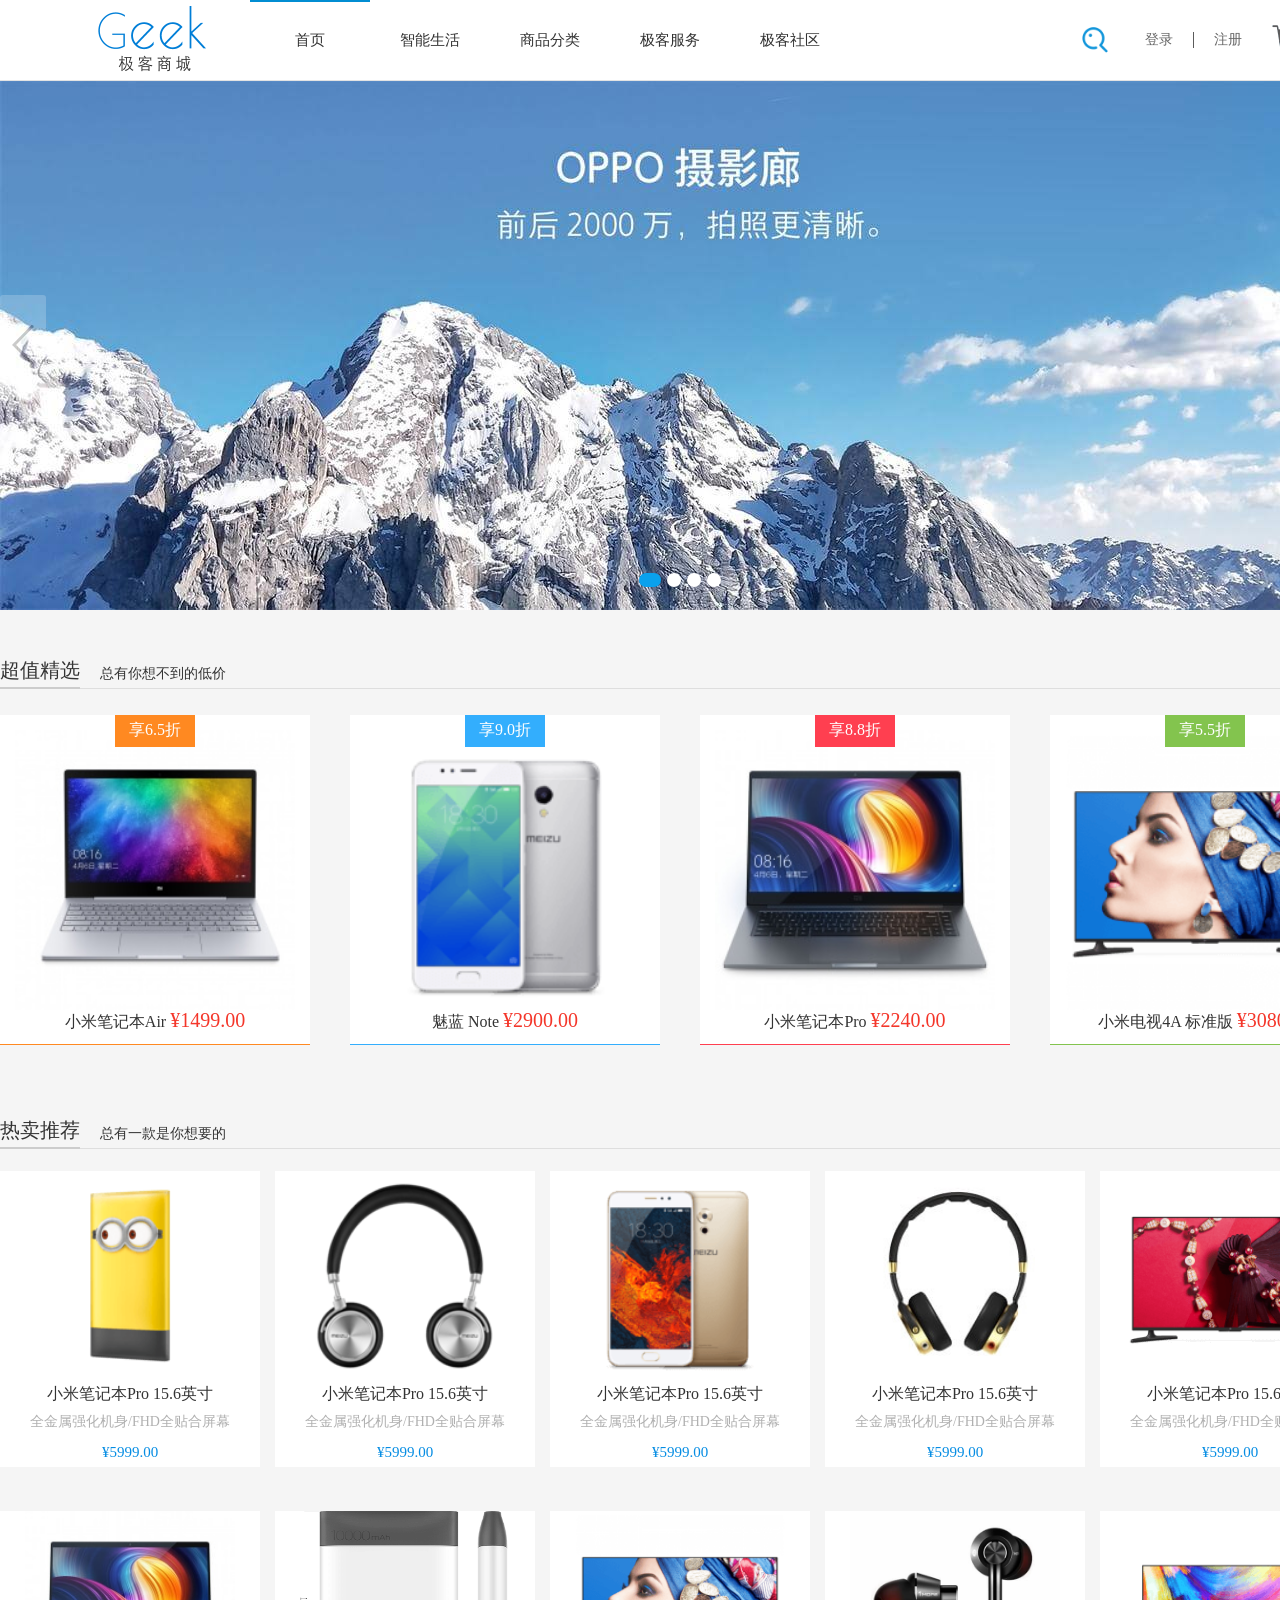
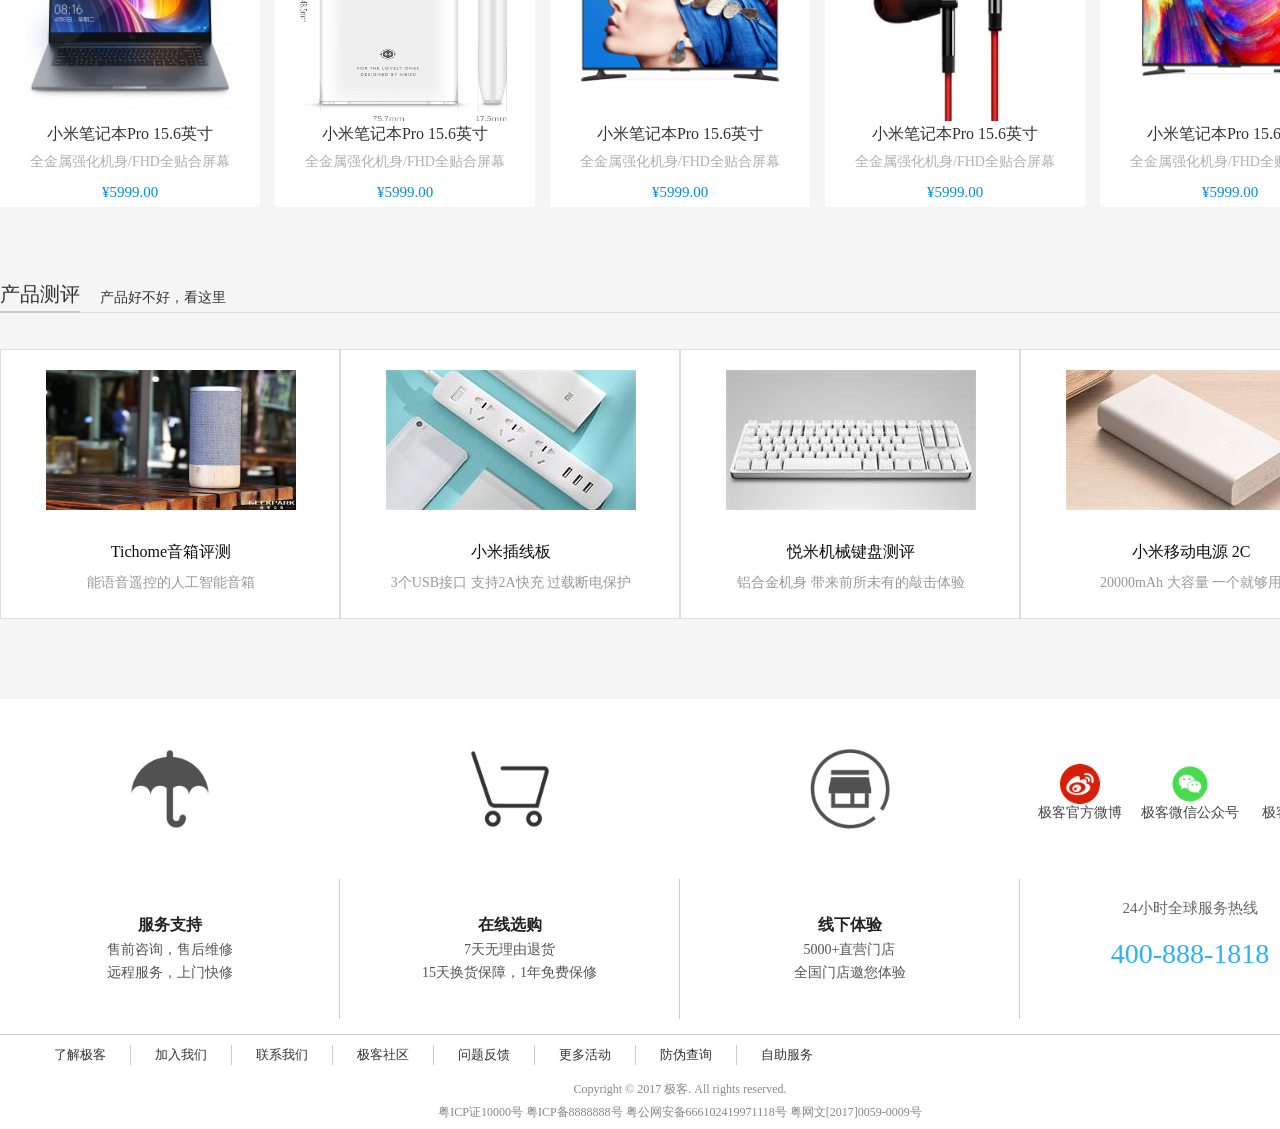
<file: index.html>
<!DOCTYPE html>
<html>
<head lang="zh-CN">
<meta charset="UTF-8">
<meta http-equiv="x-ua-compatible" content="ie=edge">
<title>极客商城首页</title>
	<link rel="stylesheet" href="css/base.css">
	<link rel="stylesheet" href="css/index.css">
	<link rel="stylesheet" href="css/header.css"/>
	<link rel="stylesheet" href="css/footer.css"/>
	<link rel="icon" href="img/jk.ico">
</head>
<body>
	<div id="main">
		<div id="header">
		</div>
		<div id="banner">
			<ul class="carrousel" id="carrousel">
				<li class="img_show">
					<img src="img/init.png" data-src="img/index/header/banner_5.jpg" alt="">
				</li>
				<li>
					<img src="img/init.png" data-src="img/index/header/banner_6.jpg" alt="">
				</li>
				<li>
					<img src="img/init.png" data-src="img/index/header/banner_7.jpg" alt="">
				</li>
				<li>
					<img src="img/init.png" data-src="img/index/header/banner_2.jpg" alt="">
				</li>
			</ul>
			<a href="#" data-move="left" class="arrow lf"></a>
			<a href="#" data-move="right" class="arrow rg"></a>
			<ul class="indicators" id="indicators">
				<li class="c_hover"></li>
				<li></li>
				<li></li>
				<li></li>
			</ul>
			<span class="b_line" id="b_line"></span>
		</div>
		<div id="container">
			<div class="seckill" id="seckill">
				<div class="s_title">
					<h3>超值精选</h3>
					<span>
						总有你想不到的低价
					</span>
				</div>
				<div class="s_product">
					<div class="s_pro" >
						<div class="s_lg_pro s_show" data-s_pro="pro">
							<div class="s_lg_pro_word">享6.5折</div>
							<div class="s_lg_img">
								<img src="img/init.png" data-src="img/index/s_pro/xiaomiair.jpg" alt=""/>
							</div>
							<div class="s_lg_info">
								<span>小米笔记本Air</span>
								<span>&yen;1499.00</span>
							</div>
						</div>
						<div class="s_pro_pro s_hide" data-s_pro="word">
							<p class="s_pro_img">
								<img src="img/init.png" data-src="img/index/s_pro/xiaomiair.jpg" alt=""/>
							</p>
							<p class="s_pro_details">Intel酷睿i7处理器，8GB内存+256GB</p>
							<p class="s_pro_price">
								<span class="s_pro_price_now">&yen;1499.00</span>
								<span class="s_pro_price_past"><s>&yen;2299.00</s></span>
							</p>
							<p class="s_pro_buy">
								<button>查看详情</button>
							</p>
						</div>
					</div>
					<div class="s_pro" >
						<div class="s_lg_pro s_show" data-s_pro="pro">
							<div class="s_lg_pro_word">享9.0折</div>
							<div class="s_lg_img">
								<img src="img/init.png" data-src="img/index/s_pro/meizu.png" alt=""/>
							</div>
							<div class="s_lg_info">
								<span>魅蓝 Note</span>
								<span>&yen;2900.00</span>
							</div>
						</div>
						<div class="s_pro_pro s_hide" data-s_pro="word">
							<p class="s_pro_img">
								<img src="img/init.png" data-src="img/index/s_pro/meizu.png" alt=""/>
							</p>
							<p class="s_pro_details">8天超长待机，137g轻巧机身</p>
							<p class="s_pro_price">
								<span class="s_pro_price_now">&yen;2900.00</span>
								<span class="s_pro_price_past"><s>&yen;3199.00</s></span>
							</p>
							<p class="s_pro_buy">
								<button>查看详情</button>
							</p>
						</div>
					</div>
					<div class="s_pro" >
						<div class="s_lg_pro s_show" data-s_pro="pro">
							<div class="s_lg_pro_word">享8.8折</div>
							<div class="s_lg_img">
								<img src="img/init.png" data-src="img/index/s_pro/xiaomi.jpg" alt=""/>
							</div>
							<div class="s_lg_info">
								<span>小米笔记本Pro</span>
								<span>&yen;2240.00</span>
							</div>
						</div>
						<div class="s_pro_pro s_hide" data-s_pro="word">
							<p class="s_pro_img">
								<img src="img/init.png" data-src="img/index/s_pro/xiaomi.jpg" alt=""/>
							</p>
							<p class="s_pro_details">全金属强化机身/FHD全贴合屏幕</p>
							<p class="s_pro_price">
								<span class="s_pro_price_now">&yen;2240.00</span>
								<span class="s_pro_price_past"><s>&yen;2800.00</s></span>
							</p>
							<p class="s_pro_buy">
								<button>查看详情</button>
							</p>
						</div>
					</div>
					<div class="s_pro" >
						<div class="s_lg_pro s_show" data-s_pro="pro">
							<div class="s_lg_pro_word">享5.5折</div>
							<div class="s_lg_img">
								<img src="img/init.png" data-src="img/index/s_pro/pms_1503909300.25797209!220x220.png" alt=""/>
							</div>
							<div class="s_lg_info">
								<span>小米电视4A 标准版</span>
								<span>&yen;3080.00</span>
							</div>
						</div>
						<div class="s_pro_pro s_hide" data-s_pro="word">
							<p class="s_pro_img">
								<img src="img/init.png" data-src="img/index/s_pro/pms_1503909300.25797209!220x220.png" alt=""/>
							</p>
							<p class="s_pro_details">64位四核处理器 / 1GB+4GB大内存</p>
							<p class="s_pro_price">
								<span class="s_pro_price_now">&yen;3080.00</span>
								<span class="s_pro_price_past"><s>&yen;5600.00</s></span>
							</p>
							<p class="s_pro_buy">
								<button>查看详情</button>
							</p>
						</div>
					</div>
				</div>
			</div>
			<div class="new_product" id="new_product">
				<div class="new_pro_title">
					<div class="n_title">
						<h3>热卖推荐</h3>
					<span>
						总有一款是你想要的
					</span>
					</div>
				</div>
				<div class="new_pro_content">
					<div class="new_pro_list" data-nPro="pro_list">
						<div class="new_pro_info" data-nPro="info">
							查看详情
						</div>
						<div class="shade" data-nPro="shade">
						</div>
						<div class="new_pro_img">
							<img data-nPro="img" src="img/init.png" data-src="img/index/new_product/dianyuan.png" alt="">
						</div>
						<h4>小米笔记本Pro 15.6英寸</h4>
						<span>全金属强化机身/FHD全贴合屏幕</span>
						<p class="new_pro_price">&yen;5999.00</p>
					</div>
					<div class="new_pro_list" data-nPro="pro_list">
						<div class="new_pro_info" data-nPro="info">
							查看详情
						</div>
						<div class="shade" data-nPro="shade">
						</div>
						<div class="new_pro_img">
							<img data-nPro="img" src="img/init.png" data-src="img/index/new_product/erji.png" alt="">
						</div>
						<h4>小米笔记本Pro 15.6英寸</h4>
						<span>全金属强化机身/FHD全贴合屏幕</span>
						<p class="new_pro_price">&yen;5999.00</p>
					</div>
					<div class="new_pro_list" data-nPro="pro_list">
						<div class="new_pro_info" data-nPro="info">
							查看详情
						</div>
						<div class="shade" data-nPro="shade">
						</div>
						<div class="new_pro_img">
							<img data-nPro="img" src="img/init.png" data-src="img/index/new_product/shouji.png" alt="">
						</div>
						<h4>小米笔记本Pro 15.6英寸</h4>
						<span>全金属强化机身/FHD全贴合屏幕</span>
						<p class="new_pro_price">&yen;5999.00</p>
					</div>
					<div class="new_pro_list" data-nPro="pro_list">
						<div class="new_pro_info" data-nPro="info">
							查看详情
						</div>
						<div class="shade" data-nPro="shade">
						</div>
						<div class="new_pro_img">
							<img data-nPro="img" src="img/init.png" data-src="img/index/new_product/pms_1481599827.1998390!200x200.jpg" alt=""></div>
						<h4>小米笔记本Pro 15.6英寸</h4>
						<span>全金属强化机身/FHD全贴合屏幕</span>
						<p class="new_pro_price">&yen;5999.00</p>
					</div>
					<div class="new_pro_list" data-nPro="pro_list">
						<div class="new_pro_info" data-nPro="info">
							查看详情
						</div>
						<div class="shade" data-nPro="shade">
						</div>
						<div class="new_pro_img">
							<img data-nPro="img" src="img/init.png" data-src="img/index/new_product/pms_1503909218.70932288!220x220.png" alt="">
						</div>
						<h4>小米笔记本Pro 15.6英寸</h4>
						<span>全金属强化机身/FHD全贴合屏幕</span>
						<p class="new_pro_price">&yen;5999.00</p>
					</div>
					<div class="new_pro_list" data-nPro="pro_list">
						<div class="new_pro_info" data-nPro="info">
							查看详情
						</div>
						<div class="shade" data-nPro="shade">
						</div>
						<div class="new_pro_img">
							<img data-nPro="img" src="img/init.png" data-src="img/index/new_product/pms_1505106710.28498495!220x220.jpg" alt="">
						</div>
						<h4>小米笔记本Pro 15.6英寸</h4>
						<span>全金属强化机身/FHD全贴合屏幕</span>
						<p class="new_pro_price">&yen;5999.00</p>
					</div>
					<div class="new_pro_list" data-nPro="pro_list">
						<div class="new_pro_info" data-nPro="info">
							查看详情
						</div>
						<div class="shade" data-nPro="shade">
						</div>
						<div class="new_pro_img">
							<img data-nPro="img" src="img/init.png" data-src="img/index/new_product/spec-model_7d52335 .png" alt="">
						</div>
						<h4>小米笔记本Pro 15.6英寸</h4>
						<span>全金属强化机身/FHD全贴合屏幕</span>
						<p class="new_pro_price">&yen;5999.00</p>
					</div>
					<div class="new_pro_list" data-nPro="pro_list">
						<div class="new_pro_info" data-nPro="info">
							查看详情
						</div>
						<div class="shade" data-nPro="shade">
						</div>
						<div class="new_pro_img">
							<img data-nPro="img" src="img/init.png" data-src="img/index/new_product/pms_1503909300.25797209!220x220.png" alt="">
						</div>
						<h4>小米笔记本Pro 15.6英寸</h4>
						<span>全金属强化机身/FHD全贴合屏幕</span>
						<p class="new_pro_price">&yen;5999.00</p>
					</div>
					<div class="new_pro_list" data-nPro="pro_list">
						<div class="new_pro_info" data-nPro="info">
							查看详情
						</div>
						<div class="shade" data-nPro="shade">
						</div>
						<div class="new_pro_img">
							<img data-nPro="img" src="img/init.png" data-src="img/index/new_product/pms_1478607293.23866401!482x482.jpg" alt="">
						</div>
						<h4>小米笔记本Pro 15.6英寸</h4>
						<span>全金属强化机身/FHD全贴合屏幕</span>
						<p class="new_pro_price">&yen;5999.00</p>
					</div>
					<div class="new_pro_list" data-nPro="pro_list">
						<div class="new_pro_info" data-nPro="info">
							查看详情
						</div>
						<div class="shade" data-nPro="shade">
						</div>
						<div class="new_pro_img">
							<img data-nPro="img" src="img/init.png" data-src="img/index/new_product/pms_1503909150.67293503!220x220.png" alt="">
						</div>
						<h4>小米笔记本Pro 15.6英寸</h4>
						<span>全金属强化机身/FHD全贴合屏幕</span>
						<p class="new_pro_price">&yen;5999.00</p>
					</div>		
				</div>
			</div>
			<div class="appraisal" id="appraisal">
				<div class="app_title">
					<div class="n_title">
						<h3>产品测评</h3>
					<span>
						产品好不好，看这里
					</span>
					</div>
				</div>
				<div class="app_msg_list">
					<div class="app_msg">
						<div class="app_msg_img">
							<img src="img/init.png" data-src="img/index/appraisal/faae36272d1f5e7183e2e7c4faffca1a.jpg" alt=""/>
						</div>
						<div class="app_msg_content">
							<p class="content_title">
								Tichome音箱评测
							</p>
							<p class="content_info">
								能语音遥控的人工智能音箱
							</p>
						</div>
					</div>
					<div class="app_msg">
						<div class="app_msg_img">
							<img src="img/init.png" data-src="img/index/appraisal/paicha_1.jpg" alt=""/>
						</div>
						<div class="app_msg_content">
							<p class="content_title">
								小米插线板
							</p>
							<p class="content_info">
								3个USB接口 支持2A快充 过载断电保护
							</p>
						</div>
					</div>
					<div class="app_msg">
						<div class="app_msg_img">
							<img src="img/init.png" data-src="img/index/appraisal/keyboardphoto.jpg" alt=""/>
						</div>
						<div class="app_msg_content">
							<p class="content_title">
								悦米机械键盘测评
							</p>
							<p class="content_info">
								铝合金机身 带来前所未有的敲击体验
							</p>
						</div>
					</div>
					<div class="app_msg">
						<div class="app_msg_img">
							<img src="img/init.png" data-src="img/index/appraisal/xmad_15053023729301_vkfBo.jpg" alt=""/>
						</div>
						<div class="app_msg_content">
							<p class="content_title">
								小米移动电源 2C
							</p>
							<p class="content_info">
								20000mAh 大容量 一个就够用
							</p>
						</div>
					</div>
				</div>
			</div>
		</div>
		<div id="footer">
		</div>
		<div id="lift">
			<ul class="lift_list">
				<li class="lift_item" data-site="#seckill">
					<span>超值<br/>精选</span>
				</li>
				<li class="lift_item" data-site="#new_product">
					<span>热卖<br/>推荐</span>
				</li>
				<li class="lift_item" data-site="#appraisal">
					<span>产品<br/>测评</span>
				</li>
				<li class="lift_item" data-site="top">
					<span>回到<br/>顶部</span>
				</li>
			</ul>
		</div>
	</div>
<script src="js/jquery-3.2.1.js"></script>
<script src="js/base.js"></script>
<script src="js/index.js"></script>
</body>
</html>
</file>
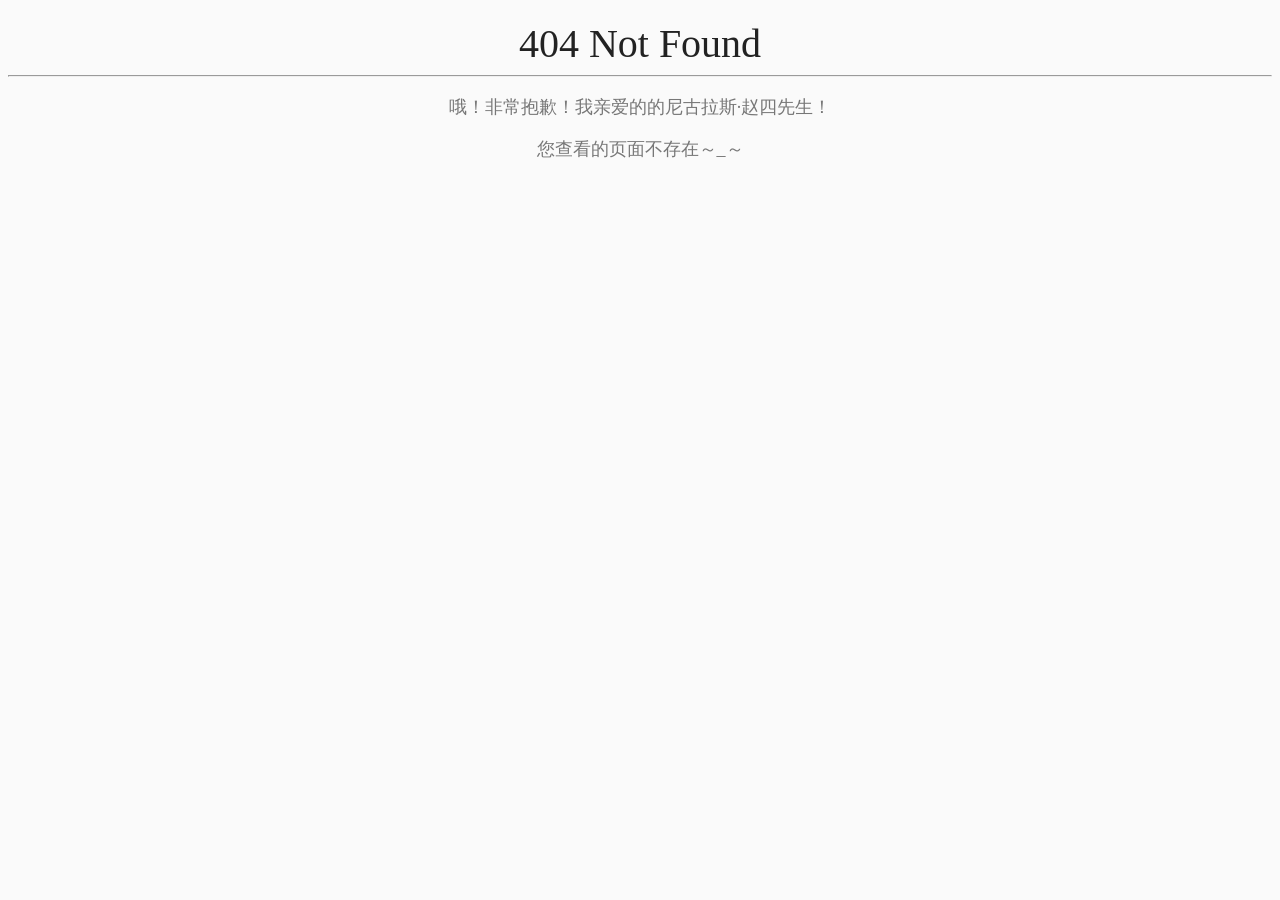
<file: img/index.html>
<!doctype html>
<html lang="zh-CN">
<head>
	<meta charset="UTF-8">
	<title>找不到页面·极客商城</title>
</head>
<style>
	body{
		background: #fafafa;
	}
	#container{
		text-align:center;
		width:100%;
		margin:20px auto;
	}
	#container>h1{
		color:#222;
		font-size:40px;
		font-weight: inherit;
		margin:0;
	}
	#container>h3{
		font-size:18px;
		color:#777;
		font-weight: inherit;
	}
</style>
<body>
	<div id="container">
		<h1>404 Not Found</h1>
		<hr/>
		<h3>哦！非常抱歉！我亲爱的的尼古拉斯·赵四先生！</h3>
		<h3>您查看的页面不存在～_～</h3>
	</div>
</body>
</html>
</file>
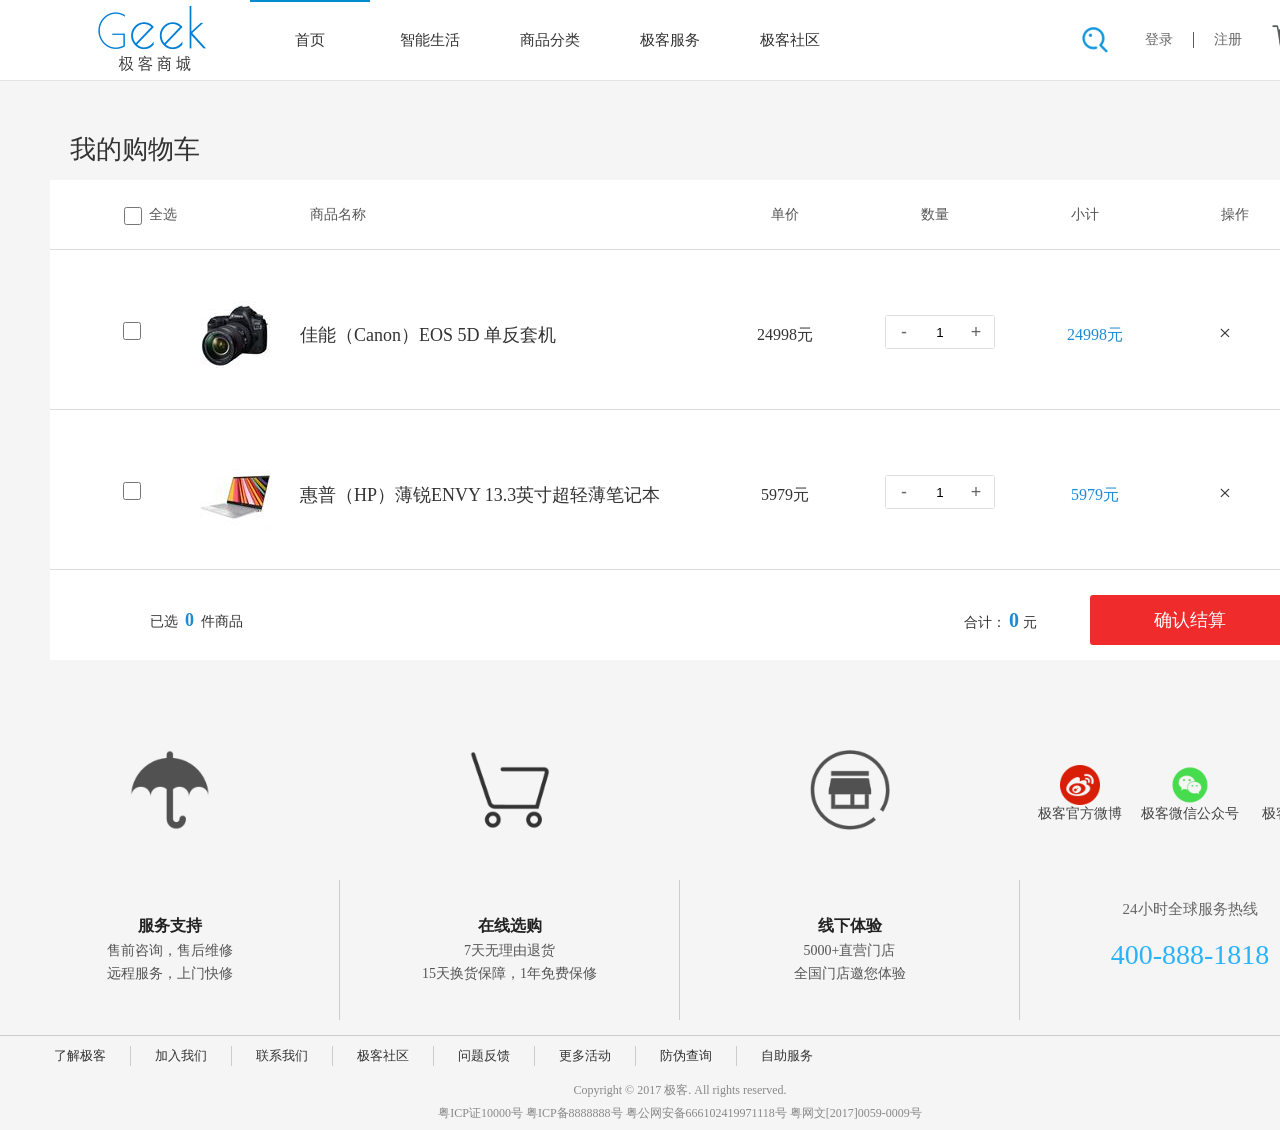
<file: cart.html>
<!DOCTYPE html>
<html>
<head lang="zh-CN">
    <meta charset="UTF-8">
    <meta http-equiv="x-ua-compatible" content="ie=edge">
    <title>极客-购物车</title>
    <link rel="stylesheet" href="css/base.css"/>
    <link rel="stylesheet" href="css/header.css"/>
    <link rel="stylesheet" href="css/footer.css"/>
    <link rel="stylesheet" href="css/cart.css"/>
    <link rel="icon" href="img/jk.ico">
</head>
<body>
    <div id="main">
        <div id="header"></div>
        <div id="container">
            <div class="cart_head">
                <h2>我的购物车</h2>
            </div>
            <div class="cart-content">
                <div class="cart_list">
                    <ul class="list_box">
                        <li>
                            <input id="check_all" type="checkbox" />&nbsp;&nbsp;全选
                        </li>
                        <li>商品名称</li>
                        <li>单价</li>
                        <li>数量</li>
                        <li>小计</li>
                        <li>操作</li>
                    </ul>
                </div>
                <div class="cart_list_body">
                    <div class="item_box">
                        <ul class="item_list">
                            <li class="col_check">
                                <input class="check_option" data-item="check_option" type="checkbox"/>
                            </li>
                            <li class="col_img" data-item="img">
                                <img class="pro_img" src="img/init.png" data-src="img/cart/pro_11.jpg" alt=""/>
                            </li>
                            <li class="col_name" data-item="name">
                                佳能（Canon）EOS 5D 单反套机
                            </li>
                            <li class="col_price" data-item="price">
                                24998元
                            </li>
                            <li class="col_num">
                                <span class="change_num">
                                    <input class="cart_btn" data-btn="minus" type="button" value="-"/>
                                    <input class="cart_count" data-btn="count" type="text" value="1"/>
                                    <input class="cart_btn" data-btn="add" type="button" value="+"/>
                                </span>
                            </li>
                            <li class="col_total" data-item="total_price">
                                24998元
                            </li>
                            <li class="col_action">
                                <a class="del_item" data-item="del">×</a>
                            </li>
                        </ul>
                    </div>
                    <div class="item_box">
                        <ul class="item_list">
                            <li class="col_check">
                                <input class="check_option" data-item="check_option" type="checkbox"/>
                            </li>
                            <li class="col_img" data-item="img">
                                <img class="pro_img" src="img/init.png" data-src="img/cart/hp_08.jpg" alt=""/>
                            </li>
                            <li class="col_name" data-item="name">
                                惠普（HP）薄锐ENVY 13.3英寸超轻薄笔记本
                            </li>
                            <li class="col_price" data-item="price">
                                5979元
                            </li>
                            <li class="col_num">
                                <span class="change_num">
                                    <input class="cart_btn" data-btn="minus" type="button" value="-"/>
                                    <input class="cart_count" data-btn="count" type="text" value="1"/>
                                    <input class="cart_btn" data-btn="add" type="button" value="+"/>
                                </span>
                            </li>
                            <li class="col_total" data-item="total_price">
                                5979元
                            </li>
                            <li class="col_action">
                                <a class="del_item" data-item="del">×</a>
                            </li>
                        </ul>
                    </div>
                    <div class="payment">
                        <div class="pro_total">
                            已选&nbsp;&nbsp;<b id="cart_pro_total">0</b>&nbsp;&nbsp;件商品
                        </div>
                        <div class="price_total">
                            合计：
                            <b id="cart_price_total">0</b>
                            元
                        </div>
                        <div class="cart_submit" id="cart_submit">
                            确认结算
                        </div>
                    </div>
                </div>
            </div>
        </div>
        <div id="footer"></div>
    </div>
<script src="js/jquery-3.2.1.js"></script>
<script src="js/base.js"></script>
<script src="js/cart.js"></script>
</body>
</html>
</file>
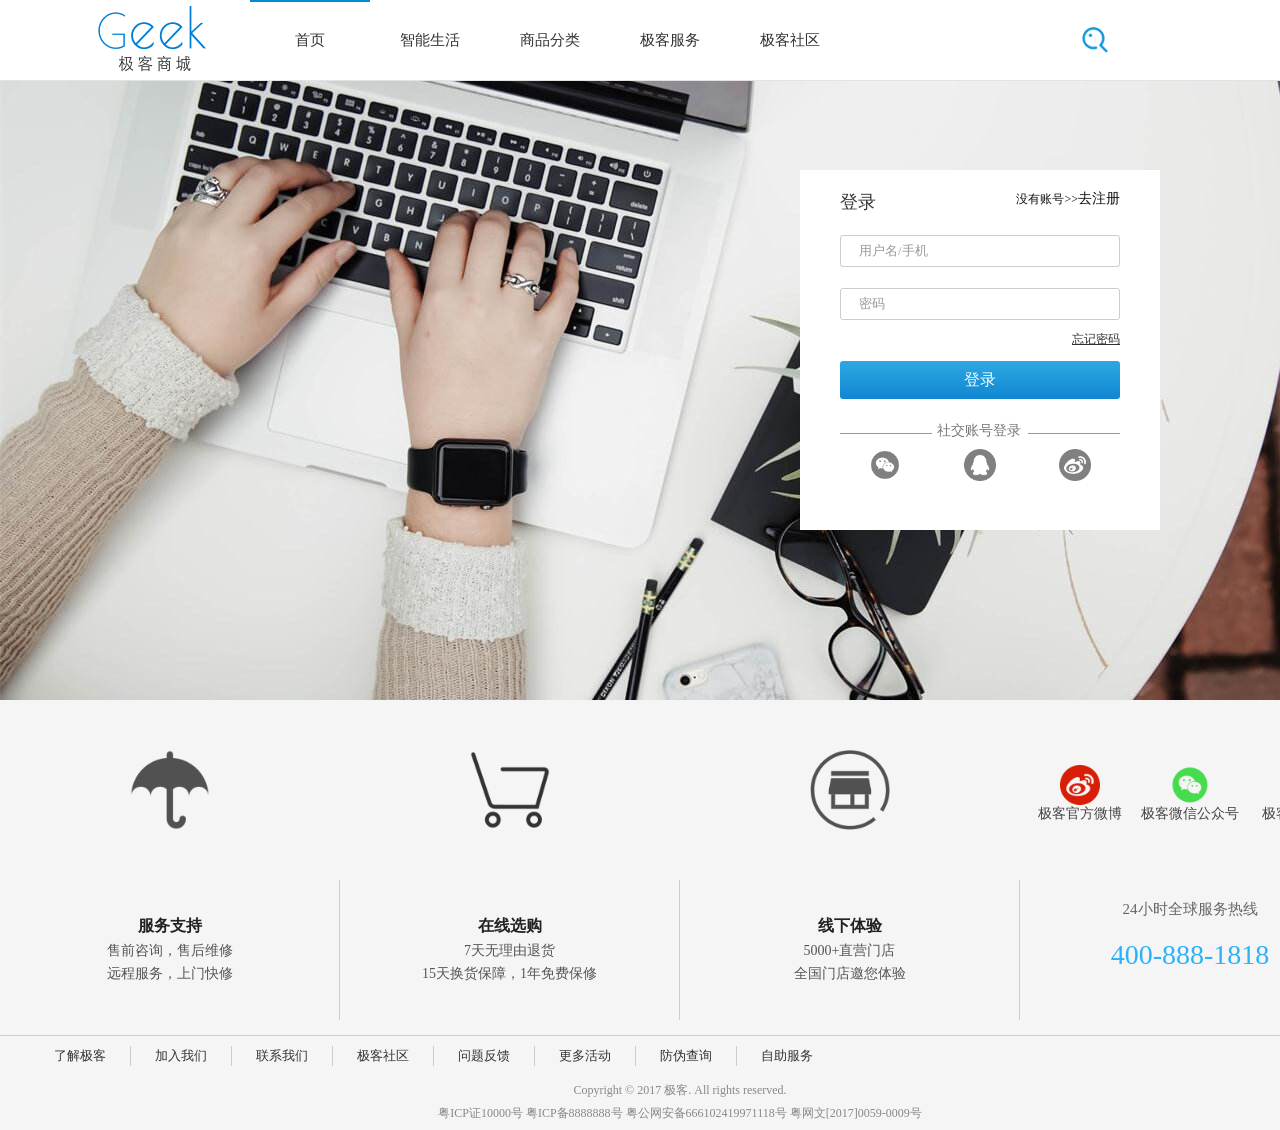
<file: login.html>
<!DOCTYPE html>
<html>
<head lang="zh-CN">
    <meta charset="UTF-8">
    <meta http-equiv="x-ua-compatible" content="ie=edge">
    <title>极客商城-用户登录</title>
    <link rel="stylesheet" href="css/base.css"/>
    <link rel="stylesheet" href="css/login.css"/>
    <link rel="stylesheet" href="css/header.css"/>
    <link rel="stylesheet" href="css/footer.css"/>
	<link rel="icon" href="img/jk.ico">
</head>
<body>
<div id="main">
    <div id="header">
    </div>
    <div class="container">
        <div class="bgPic"><img src="img/init.png" data-src="img/register/b3_1.jpg" alt=""/></div>
        <div class="register">
            <div class="title">
                <span>登录</span>
                <a href="register.html">去注册</a>
            </div>
            <form autocomplete="off">
                <div class="default">
                    <p>请输入用户名或手机号码</p>
                    <input id="uname" name="uname" data-form="uname" type="text" />
                    <label for="uname">用户名/手机</label>
                </div>
                <div class="default">
                    <p>请输入账号密码</p>
                    <input id="upwd" name="upwd" data-form="upwd" type="password"/>
                    <label for="upwd">密码</label>
                </div>
                <div class="submit">
                        <span class="notice">
                            <a href="#">忘记密码</a>
                        </span>
                    <button class="s_hover" data-form="submit">登录</button>
                </div>
            </form>
            <div class="other_login">
                <div class="log">
                    <span>社交账号登录</span>
                </div>
                <div class="icon">
                    <ul>
                        <li data-log="icon" class="i_hover">
                            <img data-icon="wx" src="img/init.png" data-src="img/register/wx.png" alt=""/>
                            <span class="prompt" >微信登录</span>
                        </li>
                        <li data-log="icon" class="i_hover">
                            <img data-icon="qq" src="img/init.png" data-src="img/register/qq.png" alt=""/>
                            <span class="prompt" >QQ登录</span>
                        </li>
                        <li data-log="icon" class="i_hover">
                            <img data-icon="wb" src="img/init.png" data-src="img/register/wb.png" alt=""/>
                            <span class="prompt" >微博登录</span>
                        </li>
                    </ul>
                </div>
            </div>
        </div>
    </div>
    <div id="footer">
    </div>
</div>
<script src="js/jquery-3.2.1.js"></script>
<script src="js/base.js"></script>
<script src="js/login.js"></script>
</body>
</html>
</file>
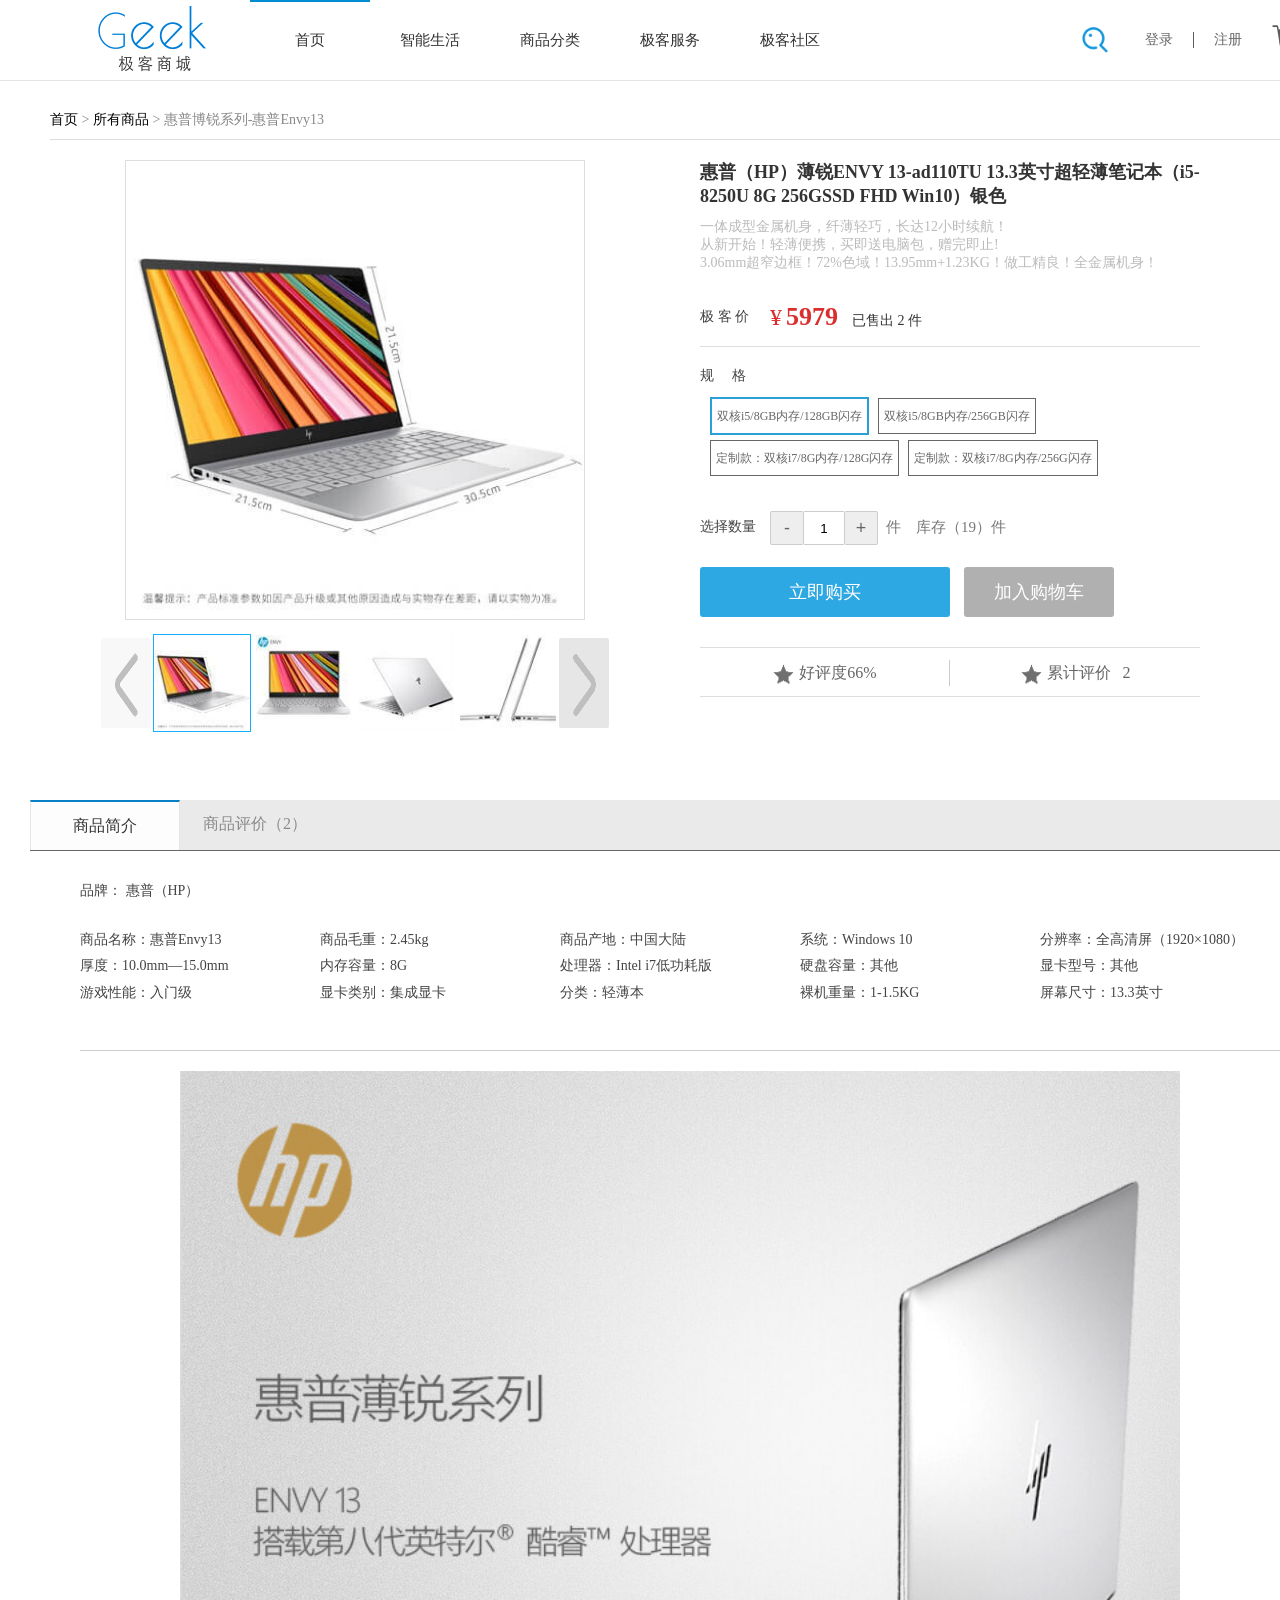
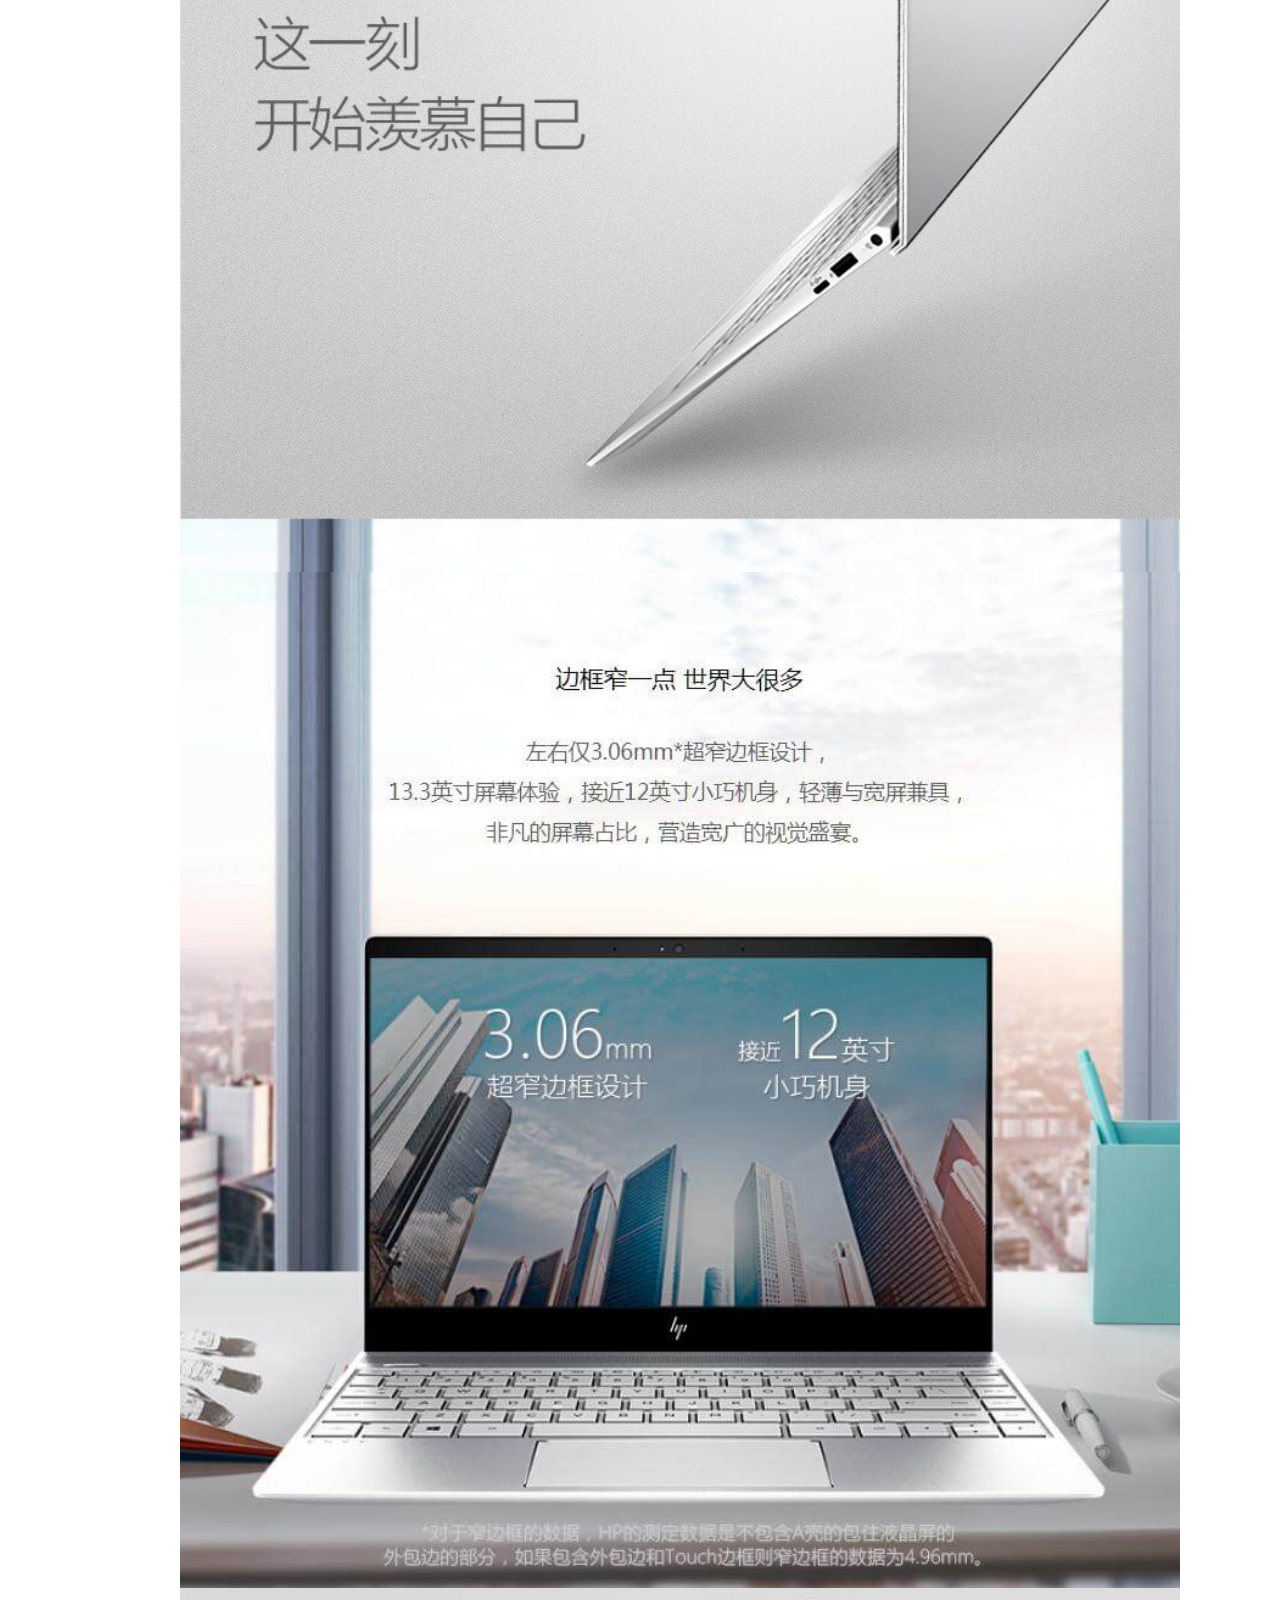
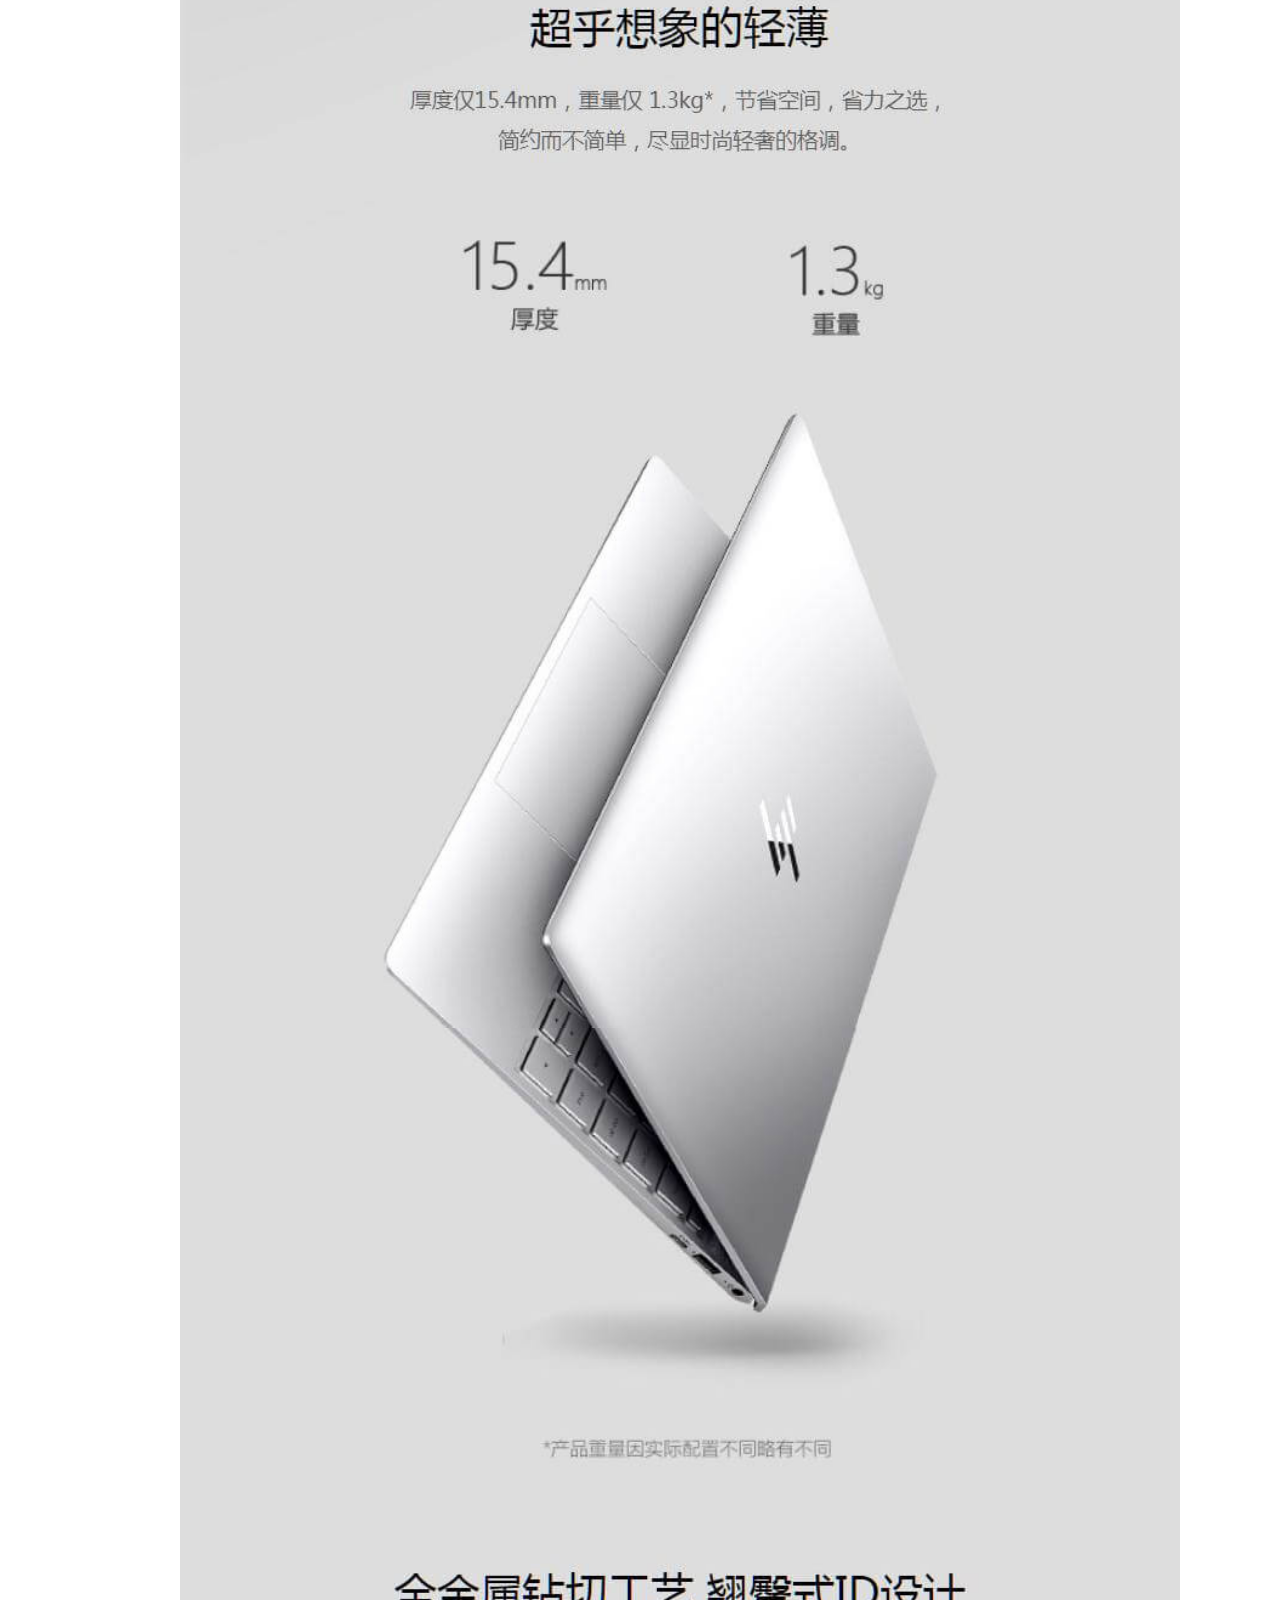
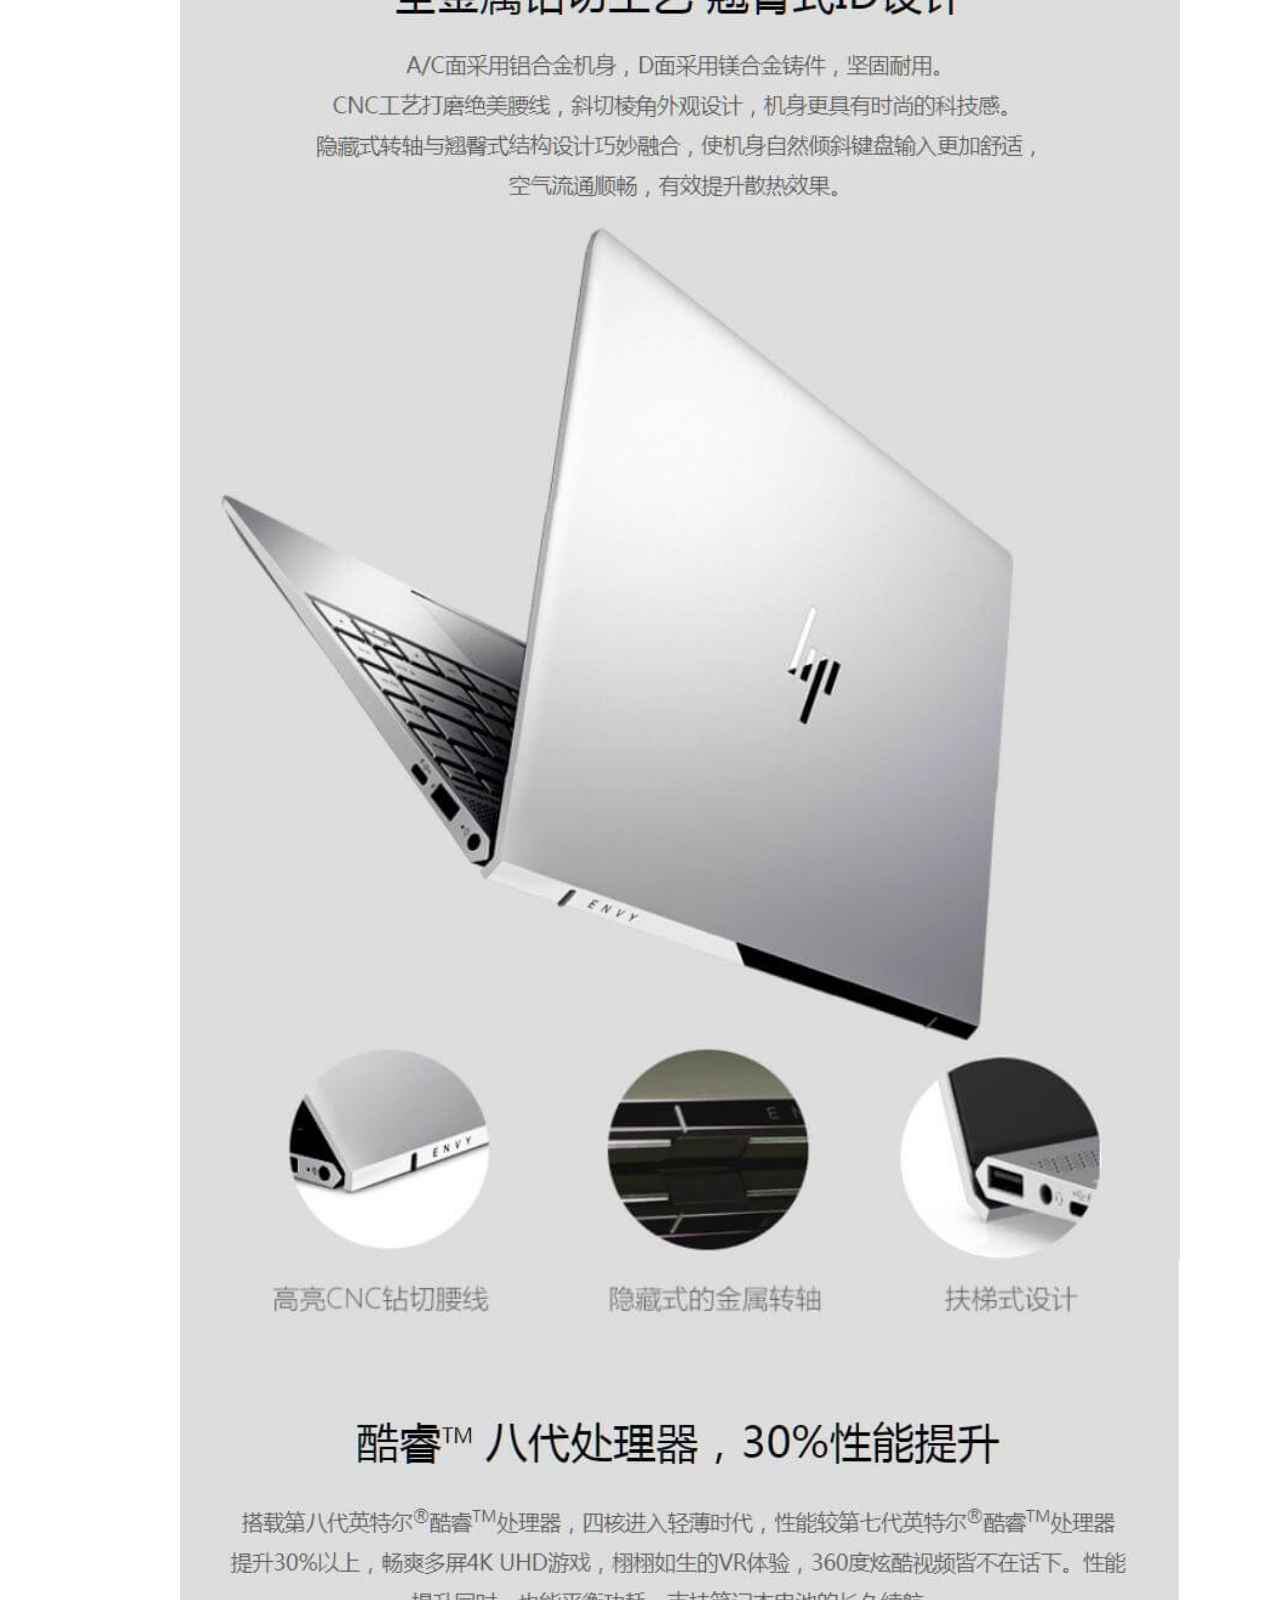
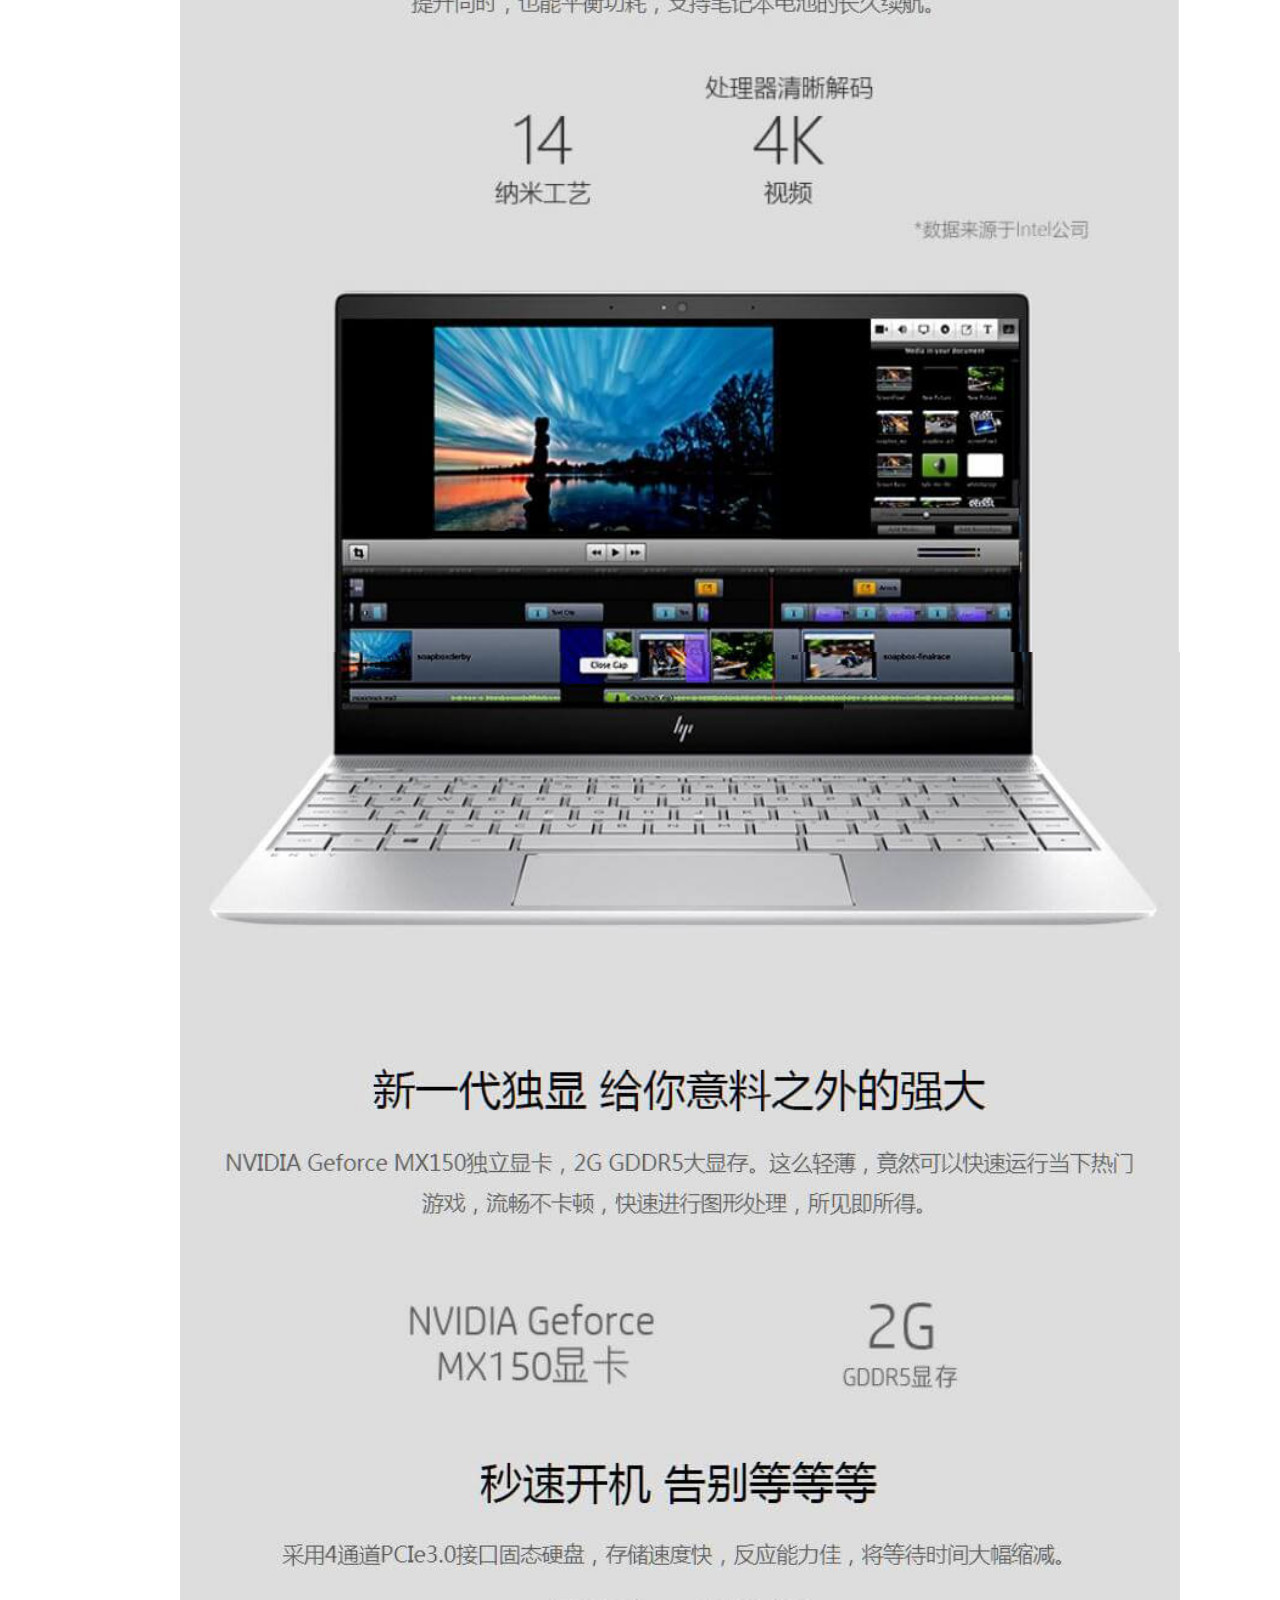
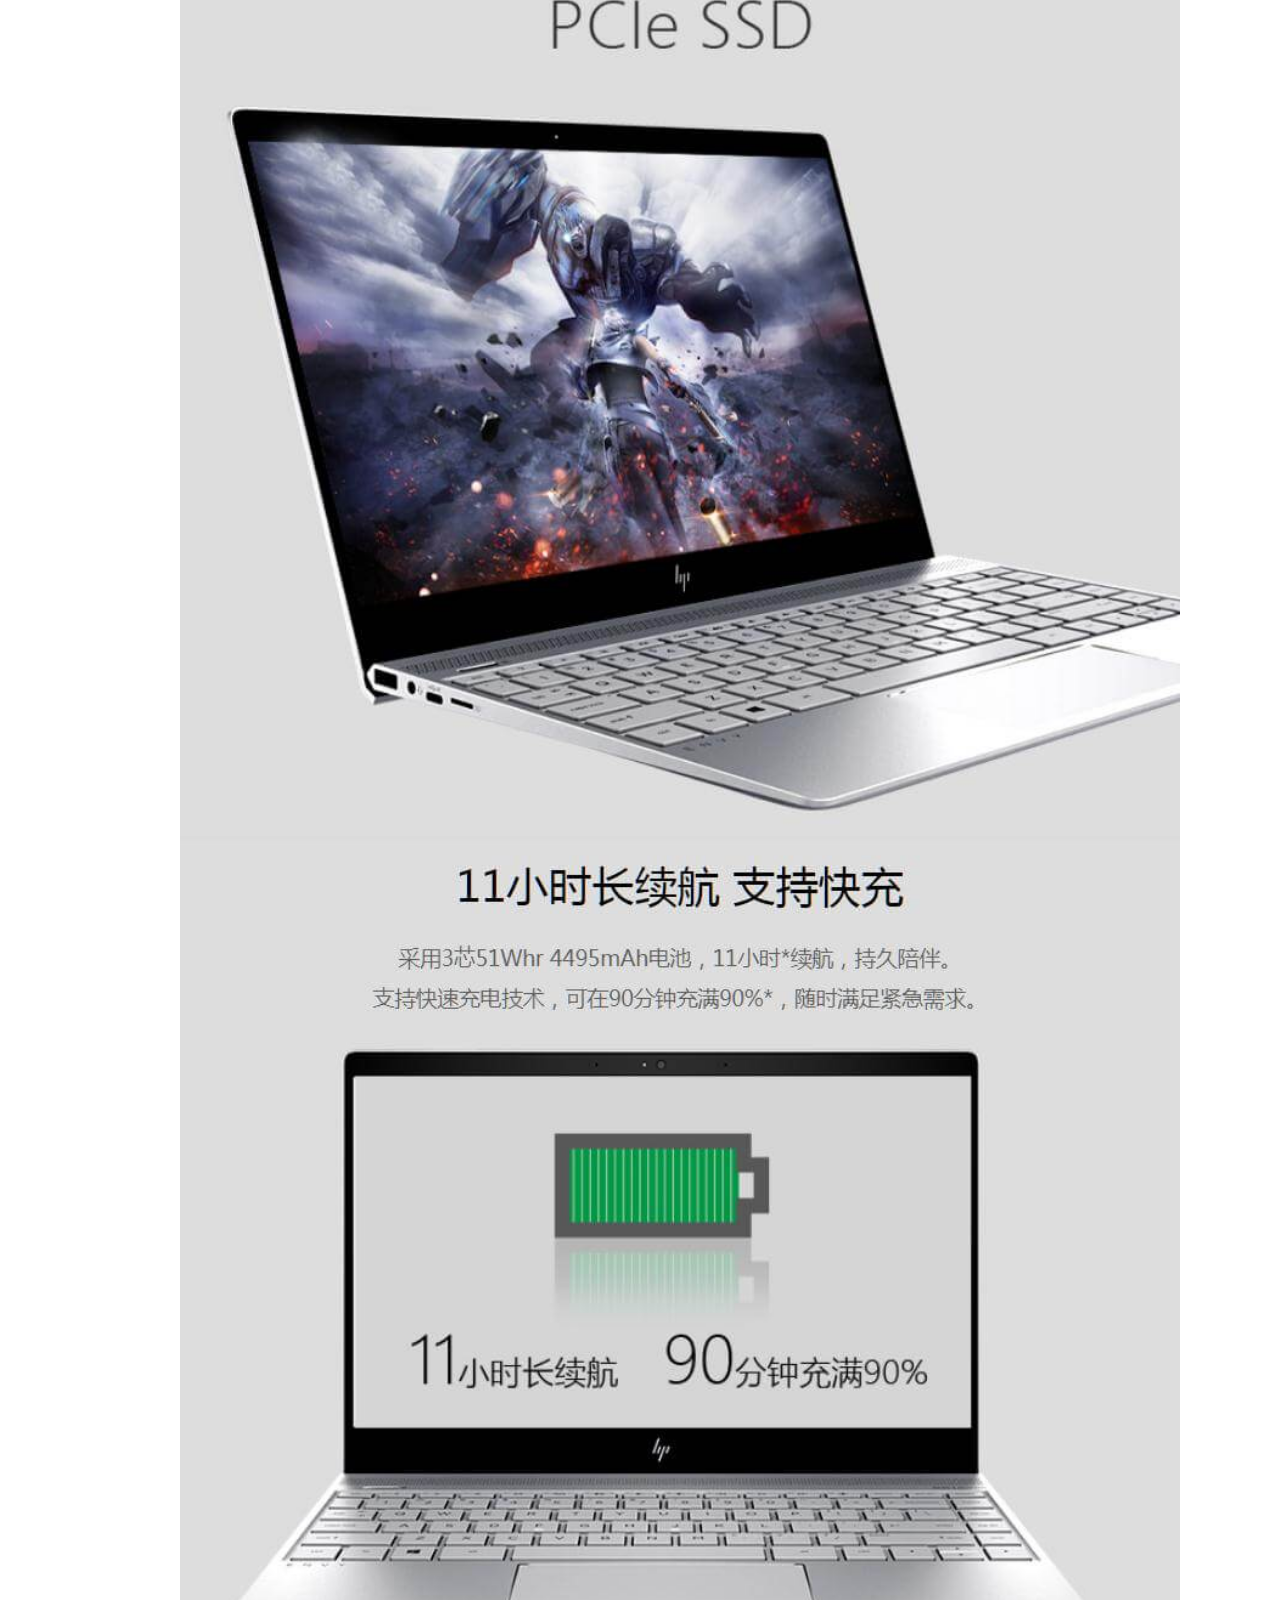
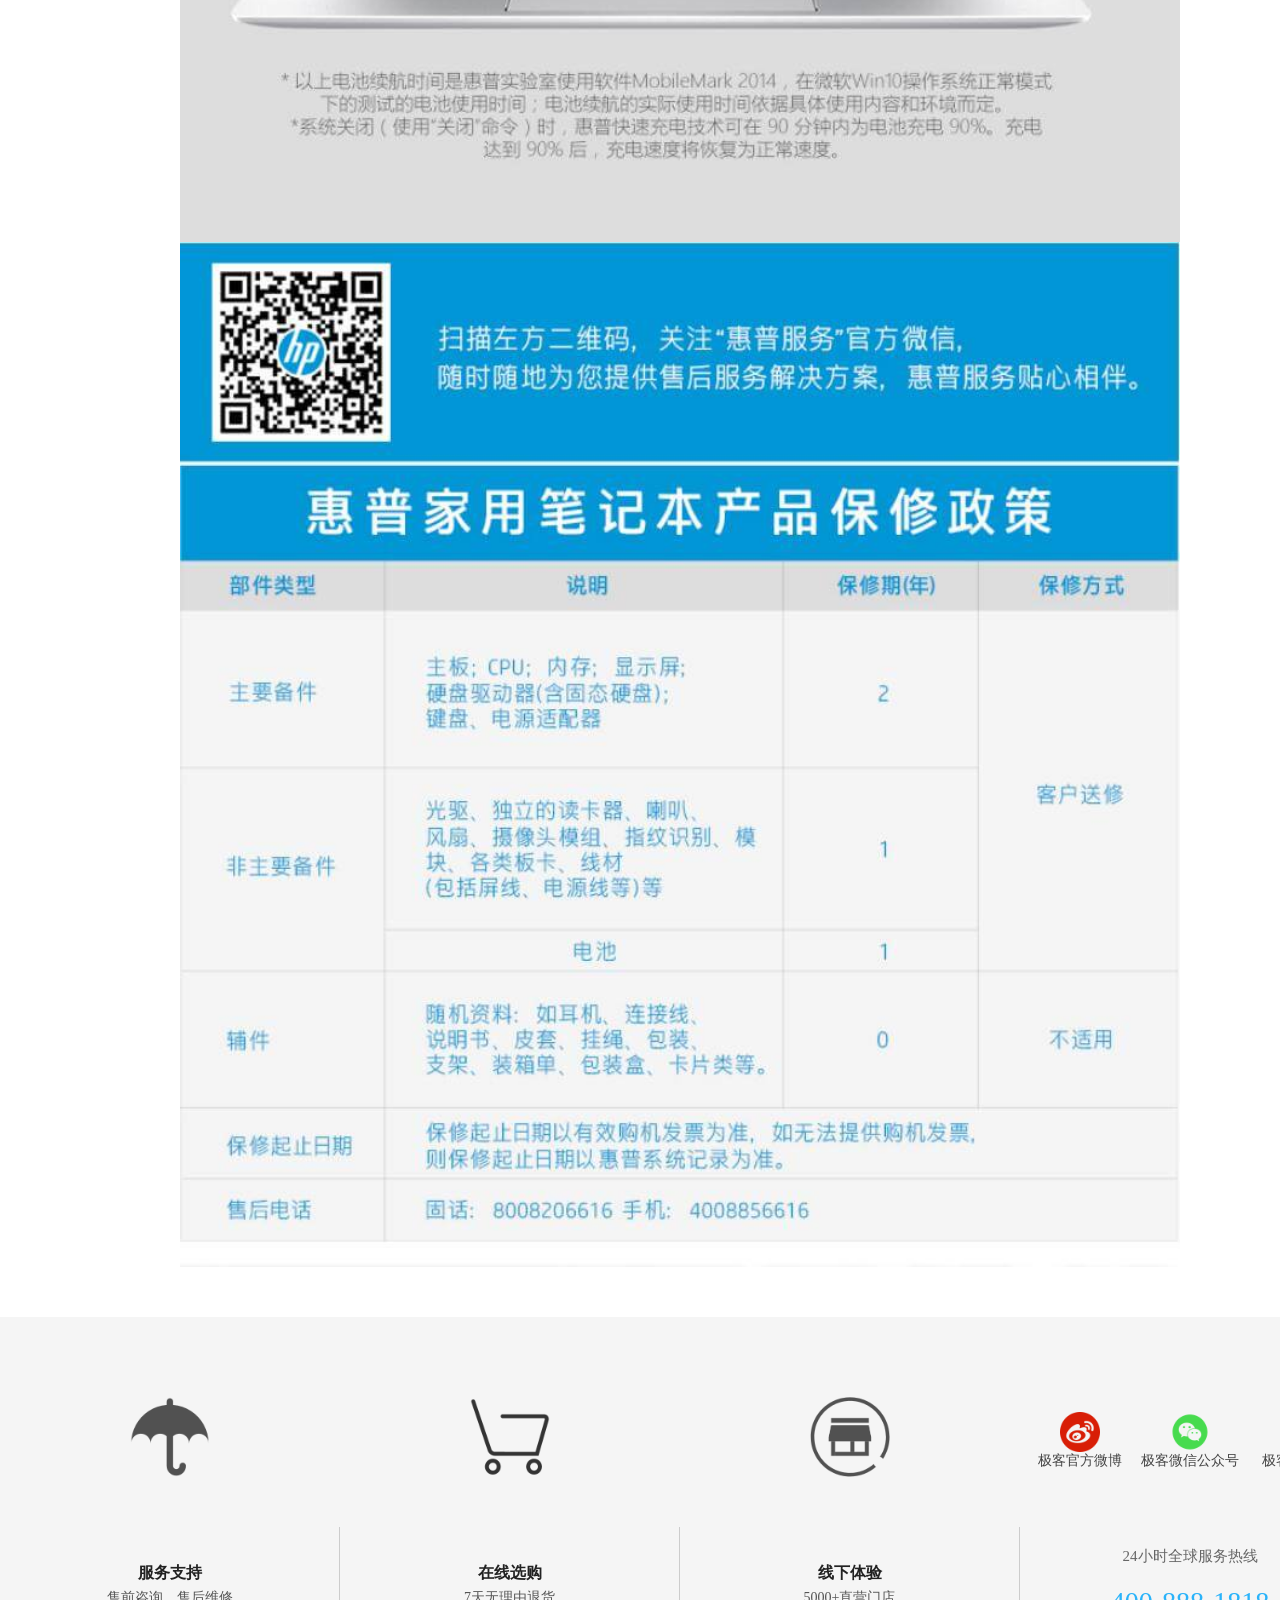
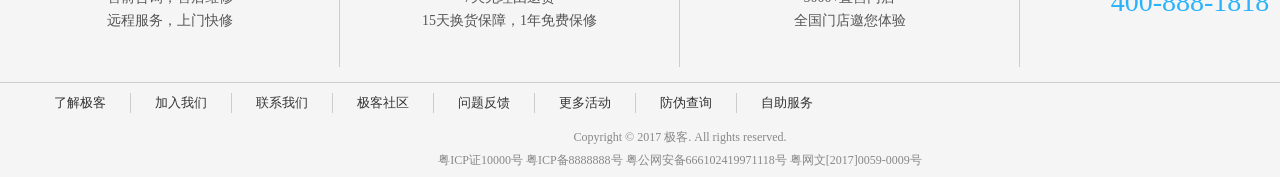
<file: product_details.html>
<!DOCTYPE html>
<html>
<head lang="zh-CN">
    <meta charset="UTF-8">
    <meta http-equiv="x-ua-compatible" content="ie=edge">
    <title>极客-商品详情</title>
    <link rel="stylesheet" href="css/base.css"/>
    <link rel="stylesheet" href="css/header.css"/>
    <link rel="stylesheet" href="css/footer.css"/>
    <link rel="stylesheet" href="css/product_details.css"/>
	<link rel="icon" href="img/jk.ico">
</head>
<body>
    <div id="main">
        <div id="header">
        </div>
        <div id="container">
            <div class="loc">
                <span>
                    <a href="index.html">首页</a>
                </span>
                >
                <span>
                    <a href="product_search.html">所有商品</a>
                </span>
                >
                <span>
                    惠普博锐系列-惠普Envy13
                </span>
            </div>
            <div class="product">
                <div class="pro_pic">
                    <div class="pro_md">
                        <div id="mask"></div>
                        <div id="superMask"></div>
                        <div id="pro_md_pic">
                            <img src="img/init.png" data-src="img/product_details/md/hp_01.jpg" alt=""/>
                        </div>
                    </div>
                    <div id="pro_lg_pic" class="pro_lg_pic">
                    </div>
                    <div class="pro_sm_list">
                        <div class="arrow_lf disable" data-arrow="lf">
                        </div>
                        <div class="pro_sm_pic">
                            <ul class="sm_pic_list" data-pic="sm_list">
                                <li class="sm_active">
                                    <img src="img/init.png" data-src="img/product_details/sm/hp_01.jpg" alt=""/>
                                </li>
                                <li><img src="img/init.png" data-src="img/product_details/sm/hp_02.jpg" alt=""/></li>
                                <li><img src="img/init.png" data-src="img/product_details/sm/hp_03.jpg" alt=""/></li>
                                <li><img src="img/init.png" data-src="img/product_details/sm/hp_04.jpg" alt=""/></li>
                                <li><img src="img/init.png" data-src="img/product_details/sm/hp_05.jpg" alt=""/></li>
                                <li><img src="img/init.png" data-src="img/product_details/sm/hp_06.jpg" alt=""/></li>
                                <li><img src="img/init.png" data-src="img/product_details/sm/hp_07.jpg" alt=""/></li>
                                <li><img src="img/init.png" data-src="img/product_details/sm/hp_08.jpg" alt=""/></li>
                            </ul>
                        </div>
                        <div class="arrow_rg" data-arrow="rg">
                        </div>
                    </div>
                </div>
                <div class="pro_detail">
                    <h2 class="pro_title">
                        惠普（HP）薄锐ENVY 13-ad110TU 13.3英寸超轻薄笔记本（i5-8250U 8G 256GSSD FHD Win10）银色
                    </h2>
                    <p class="pro_subtitle">
                        一体成型金属机身，纤薄轻巧，长达12小时续航！
                        <br/>
                        从新开始！轻薄便携，买即送电脑包，赠完即止!
                        <br/>
                        3.06mm超窄边框！72%色域！13.95mm+1.23KG！做工精良！全金属机身！
                    </p>
                    <p class="pro_price">
                        <span class="item">极&nbsp;客&nbsp;价</span>
                        <span class="rmb">&yen;</span>
                        <span class="price">5979</span>
                        <span class="sold">已售出&nbsp;2&nbsp;件</span>
                    </p>
                    <div class="pro_spec">
                        <span class="item">规&nbsp;&nbsp;&nbsp;&nbsp;&nbsp;格</span>
                        <div class="spec_list" data-spec="spec_list">
                            <a href="#" class="spec_item active">双核i5/8GB内存/128GB闪存</a>
                            <a href="#" class="spec_item">双核i5/8GB内存/256GB闪存</a>
                            <a href="#" class="spec_item">定制款：双核i7/8G内存/128G闪存</a>
                            <a href="#" class="spec_item">定制款：双核i7/8G内存/256G闪存</a>
                        </div>
                    </div>
                    <div class="pro_quantity">
                        <span class="item">选择数量</span>
                        <div class="count">
                            <button class="btns" data-btns="count">-</button>
                            <input data-input="counts"  class="input_count" type="text" value="1"/>
                            <button class="btns" data-btns="count">+</button>
                            <span class="repertory">件&nbsp;&nbsp;&nbsp;&nbsp;库存（19）件</span>
                        </div>
                    </div>
                    <div class="pro_buy">
                        <button data-btns="now_buy" class="buy_btns buy">立即购买</button>
                        <button data-btns="add_cart" class="buy_btns cart">加入购物车</button>
                    </div>
                    <div class="pro_comment">
                        <span>
                            <img src="img/init.png" data-src="img/product_details/star.png" alt=""/>
                            好评度66%</span>
                        <span>
                            <img src="img/init.png" data-src="img/product_details/star.png" alt=""/>
                            累计评价&nbsp;&nbsp;&nbsp;2</span>
                    </div>
                </div>
            </div>
            <div class="details">
                <div class="details_tab">
                    <span class="intro details_active" data-detail="tab_intro">
                        商品简介
                    </span>
                    <span class="evaluate" data-detail="tab_eval">
                        商品评价（2）
                    </span>
                </div>
                <div class="details_items">
                    <div class="parameter" data-detail="intro">
                        <p class="parameter_brand">
                            品牌： 惠普（HP）
                        </p>
                        <ul class="parameter_list">
                            <li>商品名称：惠普Envy13</li>
                            <li>商品毛重：2.45kg</li>
                            <li>商品产地：中国大陆</li>
                            <li>系统：Windows 10</li>
                            <li>分辨率：全高清屏（1920×1080）</li>
                            <li>厚度：10.0mm—15.0mm</li>
                            <li>内存容量：8G</li>
                            <li>处理器：Intel i7低功耗版</li>
                            <li>硬盘容量：其他</li>
                            <li>显卡型号：其他</li>
                            <li>游戏性能：入门级</li>
                            <li>显卡类别：集成显卡</li>
                            <li>分类：轻薄本</li>
                            <li>裸机重量：1-1.5KG</li>
                            <li>屏幕尺寸：13.3英寸</li>
                        </ul>
                    </div>
                    <div class="details_pics" data-detail="intro">
                        <img src="img/init.png" data-src="img/product_details/details10.jpg" alt=""/>
                        <img src="img/init.png" data-src="img/product_details/details01.jpg" alt=""/>
                        <img src="img/init.png" data-src="img/product_details/details02.jpg" alt=""/>
                        <img src="img/init.png" data-src="img/product_details/details03.jpg" alt=""/>
                        <img src="img/init.png" data-src="img/product_details/details04.jpg" alt=""/>
                        <img src="img/init.png" data-src="img/product_details/details05.jpg" alt=""/>
                        <img src="img/init.png" data-src="img/product_details/details06.jpg" alt=""/>
                        <img src="img/init.png" data-src="img/product_details/details07.jpg" alt=""/>
                        <img src="img/init.png" data-src="img/product_details/details08.jpg" alt=""/>
                        <img src="img/init.png" data-src="img/product_details/details09.jpg" alt=""/>
                    </div data-d>
                    <div class="details_evaluate" data-detail="evaluate">
                        <div class="comment">
                            <div class="comment_percent">
                                <p class="comment_degree">
                                    好评度
                                </p>
                                <p class="comment_con">
                                    96%
                                </p>
                            </div>
                            <ul class="comment_info" data-comment="info_list">
                                <li>外观时尚（16）</li>
                                <li>挺快的(13)</li>
                                <li>漂亮大气(12)</li>
                                <li>性价比高(12)</li>
                                <li>速度飞快(10)</li>
                                <li>很轻薄(8)</li>
                                <li>物流很快(5)</li>
                                <li>运行平稳(5)</li>
                            </ul>
                        </div>
                        <div class="user_comment">
                            <div class="user_coment_tab">
                                <span>全部评价(2)</span>
                                <span>晒图(0)</span>
                                <span>追评(0)</span>
                                <span>好评(2)</span>
                                <span>中评(0)</span>
                                <span>差评(0)</span>
                            </div>
                            <div class="user_comment_content">
                                <div class="user_coment_info">
                                    <div class="user_info">
                                        <img src="img/init.png" data-src="img/product_details/user.png" alt=""/>
                                        <span>f****s</span>
                                    </div>
                                    <div class="comment_items">
                                        <p>★★★★</p>
                                        <p>笔记本很薄，键盘感觉不错</p>
                                        <p>四核i5【8G360GSSD】月光银&nbsp;&nbsp;&nbsp;&nbsp;&nbsp;&nbsp;2017-12-20 21:03</p>
                                    </div>
                                </div>
                            </div>
                            <div class="user_comment_content">
                                <div class="user_coment_info">
                                    <div class="user_info">
                                        <img src="img/init.png" data-src="img/product_details/user.png" alt=""/>
                                        <span>j*****k</span>
                                    </div>
                                    <div class="comment_items">
                                        <p>★★★★★</p>
                                        <p>超好用，强烈推荐！</p>
                                        <p>四核i5【8G360GSSD】月光银&nbsp;&nbsp;&nbsp;&nbsp;&nbsp;&nbsp;2018-01-05 12:03</p>
                                    </div>
                                </div>
                            </div>
                        </div>
                    </div>
                </div>
            </div>
        </div>
        <div id="footer">
        </div>
    </div>
<script src="js/jquery-3.2.1.js"></script>
<script src="js/base.js"></script>
<script src="js/product_details.js"></script>
</body>
</html>
</file>
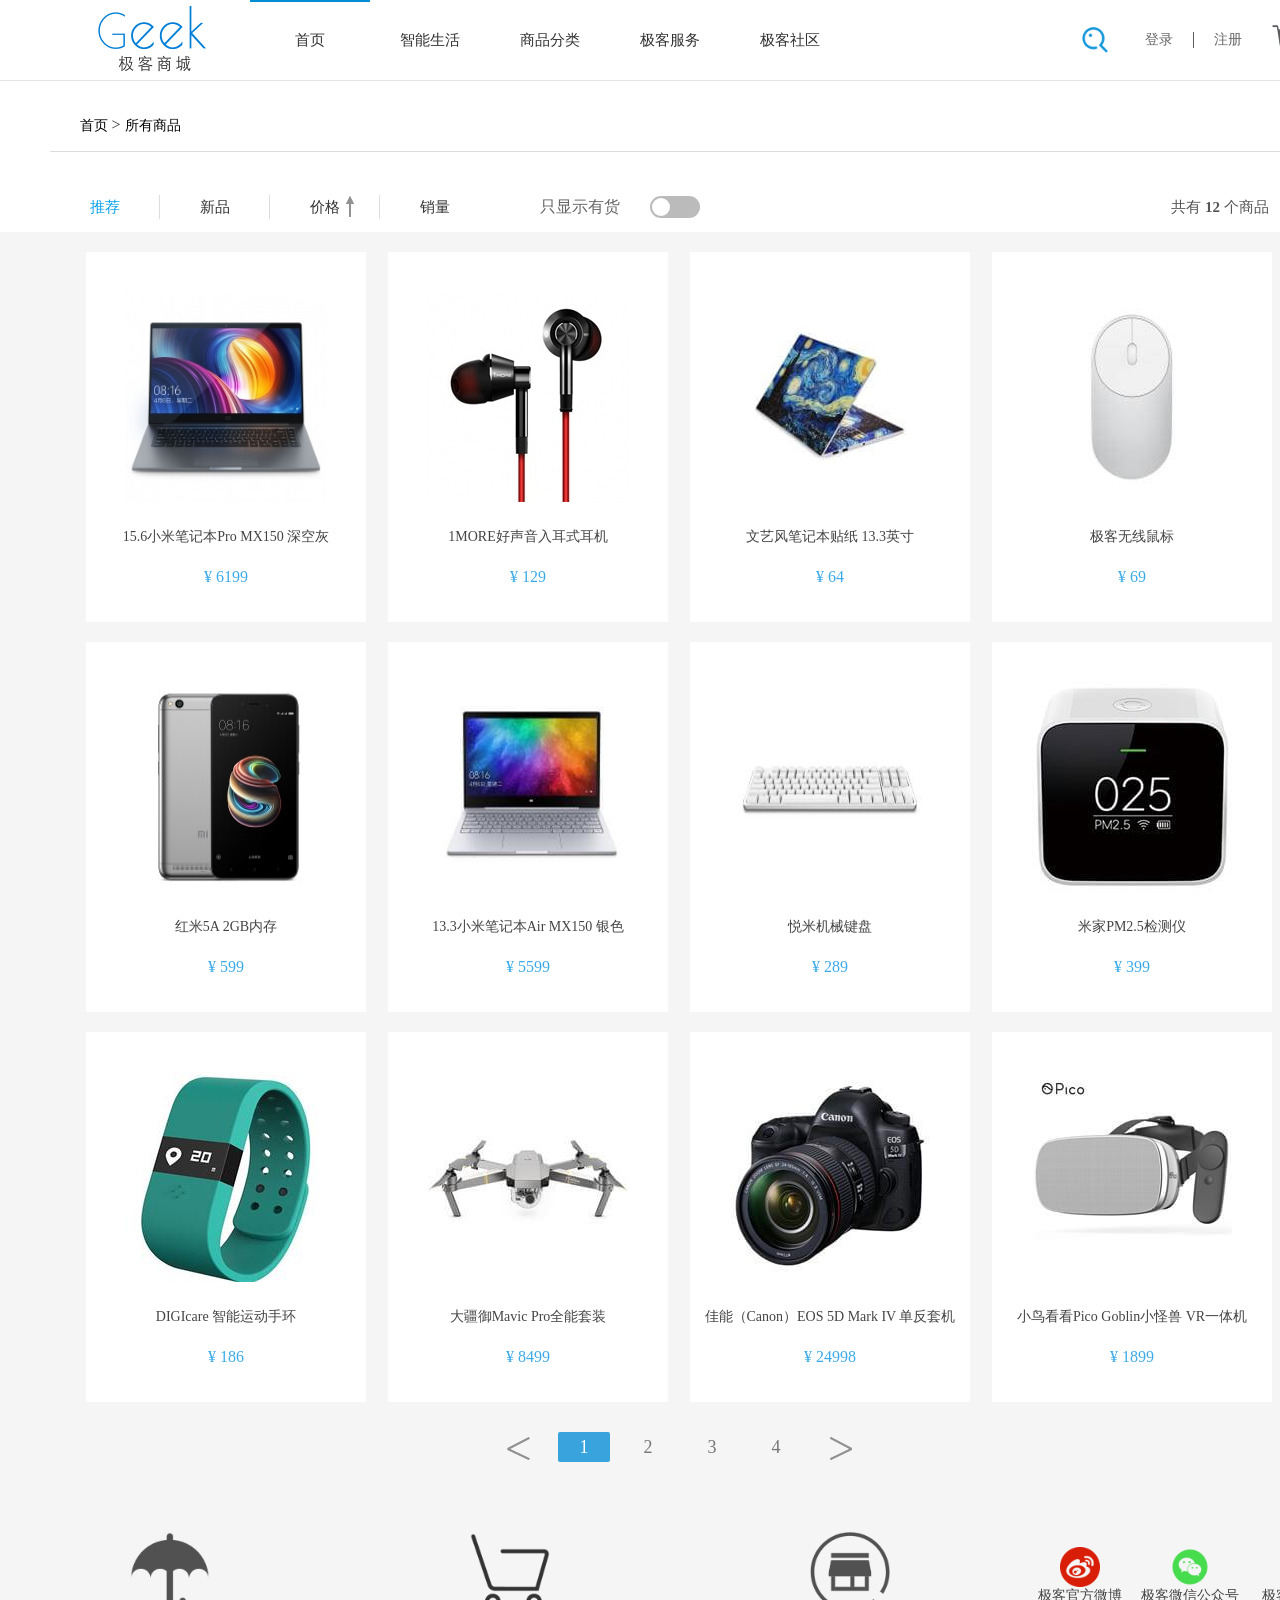
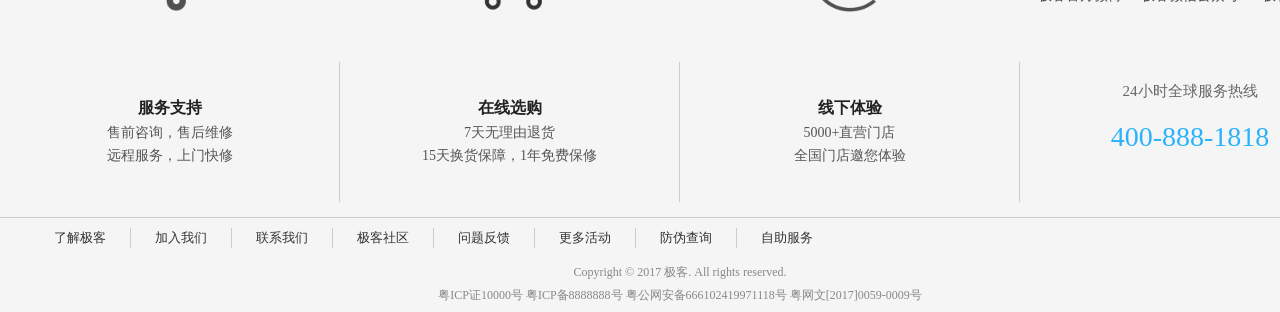
<file: product_search.html>
<!DOCTYPE html>
<html>
<head lang="zh-CN">
    <meta charset="UTF-8">
    <meta http-equiv="x-ua-compatible" content="ie=edge">
    <title>极客-商品搜索</title>
    <link rel="stylesheet" href="css/base.css"/>
    <link rel="stylesheet" href="css/header.css"/>
    <link rel="stylesheet" href="css/footer.css"/>
    <link rel="stylesheet" href="css/product_search.css"/>
    <link rel="icon" href="img/jk.ico">
</head>
<body>
    <div id="main">
        <div id="header">
        </div>
        <div id="container">
            <div class="loc">
                <span>
                    <a href="index.html">首页</a>
                </span>
                >
                <span>
                    <a href="product_search.html">所有商品</a>
                </span>
            </div>
            <div class="order">
                <div class="order_items" data-order="items">
                    <span class="order_bg">
                        推荐</span><span>
                    新品</span><span class="default" data-order="price">
                    价格</span><span>
                    销量</span>
                </div>
                <div class="isShow_pro">
                    <span class="show_lable" data-active="on_off">只显示有货</span>
                    <span class="on_off" data-active="on_off" data-class="on_off">
                        <i class="show_icon"></i>
                    </span>
                </div>
                <div class="pro_count">
                    共有 <b>12</b> 个商品
                </div>
            </div>
            <div class="pro_list">
                <div class="pro_items" data-pro="items">
                    <div class="action_icon" data-pro="icon">
                        <span class="pro_like" data-icon="like"></span>
                        <span class="pro_cart" data-icon="cart"></span>
                    </div>
                    <img src="img/init.png" data-src="img/product_search/pro_01.jpg" alt=""/>
                    <p class="pro_title">
                        15.6小米笔记本Pro MX150 深空灰
                    </p>
                    <p class="pro_price">
                        &yen; 6199
                    </p>
                </div>
                <div class="pro_items" data-pro="items">
                    <div class="action_icon" data-pro="icon">
                        <span class="pro_like" data-icon="like"></span>
                        <span class="pro_cart" data-icon="cart"></span>
                    </div>
                    <img src="img/init.png" data-src="img/product_search/pro_02.png" alt=""/>
                    <p class="pro_title">
                        1MORE好声音入耳式耳机
                    </p>
                    <p class="pro_price">
                        &yen; 129
                    </p>
                </div>
                <div class="pro_items" data-pro="items">
                    <div class="action_icon" data-pro="icon">
                        <span class="pro_like" data-icon="like"></span>
                        <span class="pro_cart" data-icon="cart"></span>
                    </div>
                    <img src="img/init.png" data-src="img/product_search/pro_03.jpg" alt=""/>
                    <p class="pro_title">
                        文艺风笔记本贴纸 13.3英寸
                    </p>
                    <p class="pro_price">
                        &yen; 64
                    </p>
                </div>
                <div class="pro_items" data-pro="items">
                    <div class="action_icon" data-pro="icon">
                        <span class="pro_like" data-icon="like"></span>
                        <span class="pro_cart" data-icon="cart"></span>
                    </div>
                    <img src="img/init.png" data-src="img/product_search/pro_04.jpg" alt=""/>
                    <p class="pro_title">
                        极客无线鼠标
                    </p>
                    <p class="pro_price">
                        &yen; 69
                    </p>
                </div>
                <div class="pro_items" data-pro="items">
                    <div class="action_icon" data-pro="icon">
                        <span class="pro_like" data-icon="like"></span>
                        <span class="pro_cart" data-icon="cart"></span>
                    </div>
                    <img src="img/init.png" data-src="img/product_search/pro_06.jpg" alt=""/>
                    <p class="pro_title">
                        红米5A 2GB内存
                    </p>
                    <p class="pro_price">
                        &yen; 599
                    </p>
                </div>
                <div class="pro_items" data-pro="items">
                    <div class="action_icon" data-pro="icon">
                        <span class="pro_like" data-icon="like"></span>
                        <span class="pro_cart" data-icon="cart"></span>
                    </div>
                    <img src="img/init.png" data-src="img/product_search/pro_05.jpg" alt=""/>
                    <p class="pro_title">
                        13.3小米笔记本Air MX150 银色
                    </p>
                    <p class="pro_price">
                        &yen; 5599
                    </p>
                </div>
                <div class="pro_items" data-pro="items">
                    <div class="action_icon" data-pro="icon">
                        <span class="pro_like" data-icon="like"></span>
                        <span class="pro_cart" data-icon="cart"></span>
                    </div>
                    <img src="img/init.png" data-src="img/product_search/pro_07.jpg" alt=""/>
                    <p class="pro_title">
                        悦米机械键盘
                    </p>
                    <p class="pro_price">
                        &yen; 289
                    </p>
                </div>
                <div class="pro_items" data-pro="items">
                    <div class="action_icon" data-pro="icon">
                        <span class="pro_like" data-icon="like"></span>
                        <span class="pro_cart" data-icon="cart"></span>
                    </div>
                    <img src="img/init.png" data-src="img/product_search/pro_08.jpg" alt=""/>
                    <p class="pro_title">
                        米家PM2.5检测仪
                    </p>
                    <p class="pro_price">
                        &yen; 399
                    </p>
                </div>
                <div class="pro_items" data-pro="items">
                    <div class="action_icon" data-pro="icon">
                        <span class="pro_like" data-icon="like"></span>
                        <span class="pro_cart" data-icon="cart"></span>
                    </div>
                    <img src="img/init.png" data-src="img/product_search/pro_09.jpg" alt=""/>
                    <p class="pro_title">
                        DIGIcare 智能运动手环
                    </p>
                    <p class="pro_price">
                        &yen; 186
                    </p>
                </div>
                <div class="pro_items" data-pro="items">
                    <div class="action_icon" data-pro="icon">
                        <span class="pro_like" data-icon="like"></span>
                        <span class="pro_cart" data-icon="cart"></span>
                    </div>
                    <img src="img/init.png" data-src="img/product_search/pro_10.jpg" alt=""/>
                    <p class="pro_title">
                        大疆御Mavic Pro全能套装
                    </p>
                    <p class="pro_price">
                        &yen; 8499
                    </p>
                </div>
                <div class="pro_items" data-pro="items">
                    <div class="action_icon" data-pro="icon">
                        <span class="pro_like" data-icon="like"></span>
                        <span class="pro_cart" data-icon="cart"></span>
                    </div>
                    <img src="img/init.png" data-src="img/product_search/pro_11.jpg" alt=""/>
                    <p class="pro_title">
                        佳能（Canon）EOS 5D Mark IV 单反套机
                    </p>
                    <p class="pro_price">
                        &yen; 24998
                    </p>
                </div>
                <div class="pro_items" data-pro="items">
                    <div class="action_icon" data-pro="icon">
                        <span class="pro_like" data-icon="like"></span>
                        <span class="pro_cart" data-icon="cart"></span>
                    </div>
                    <img src="img/init.png" data-src="img/product_search/pro_12.jpg" alt=""/>
                    <p class="pro_title">
                        小鸟看看Pico Goblin小怪兽 VR一体机
                    </p>
                    <p class="pro_price">
                        &yen; 1899
                    </p>
                </div>
            </div>
            <div class="page_number">
                <ul class="page_list" data-page="list">
                    <li data-page="prev"></li>
                    <li class="pno_active">1</li>
                    <li>2</li>
                    <li>3</li>
                    <li>4</li>
                    <li data-page="next"></li>
                </ul>
            </div>
        </div>
        <div id="footer">
        </div>
    </div>
<script src="js/jquery-3.2.1.js"></script>
<script src="js/base.js"></script>
<script src="js/product_search.js"></script>
</body>
</html>
</file>
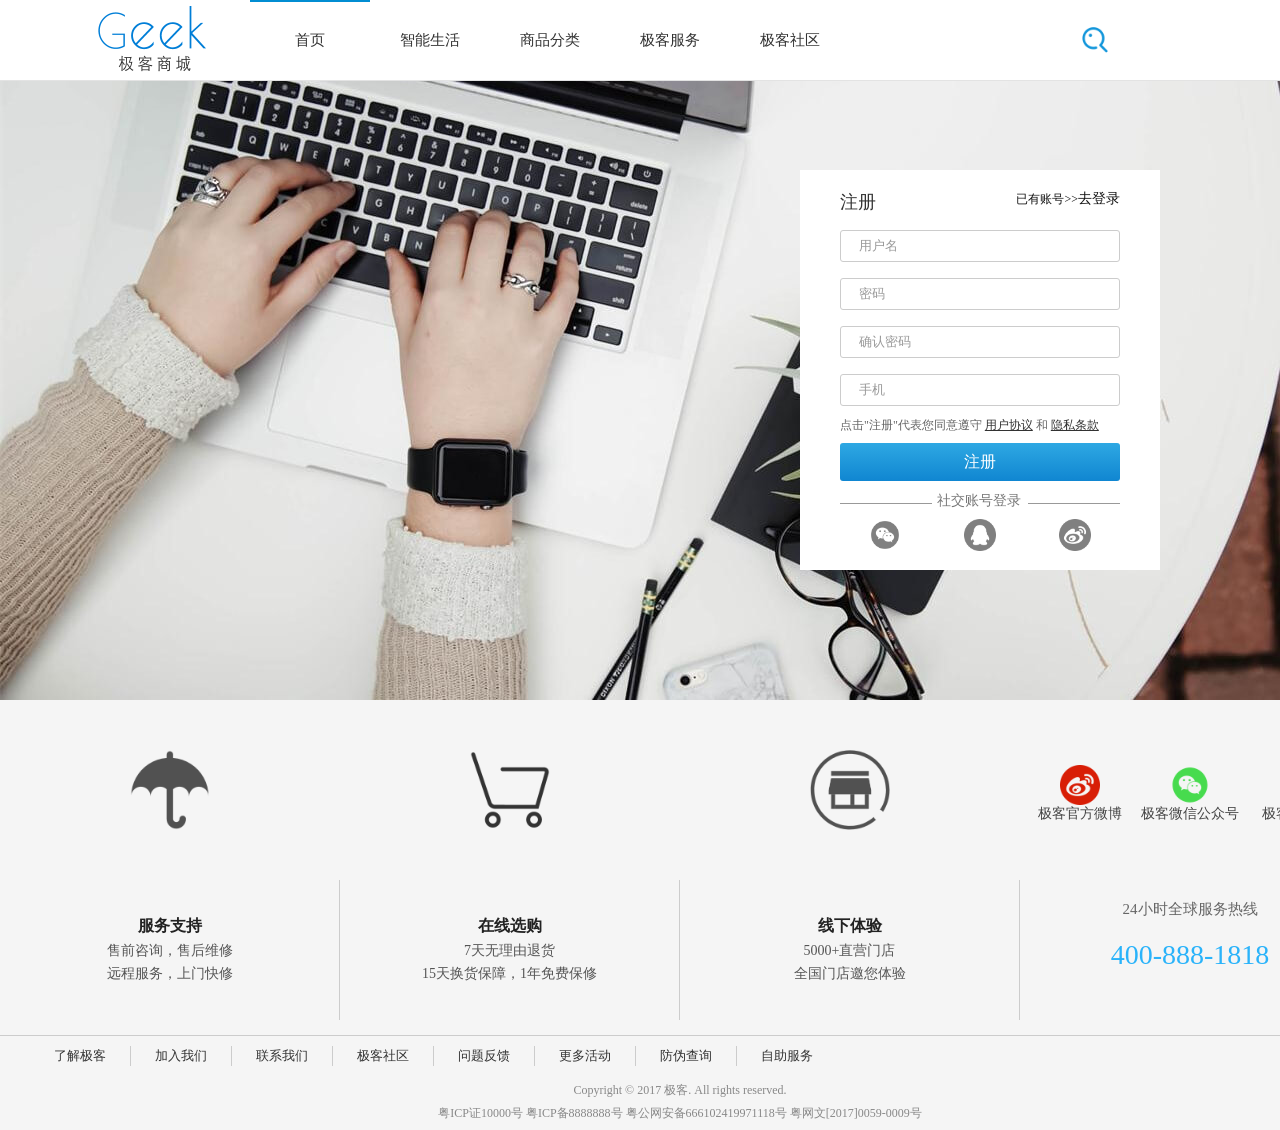
<file: register.html>
<!DOCTYPE html>
<html>
<head lang="zh-CN">
    <meta charset="UTF-8">
    <meta http-equiv="x-ua-compatible" content="ie=edge">
    <title>极客商城-用户注册</title>
    <link rel="stylesheet" href="css/base.css"/>
    <link rel="stylesheet" href="css/register.css"/>
    <link rel="stylesheet" href="css/header.css"/>
    <link rel="stylesheet" href="css/footer.css"/>
	<link rel="icon" href="img/jk.ico">
</head>
<body>
    <div id="main">
        <div id="header">
        </div>
        <div class="container">
            <div class="bgPic"><img src="img/init.png" data-src="img/register/b3_1.jpg" alt=""/></div>
            <div class="register">
                <div class="title">
                    <span>注册</span>
                    <a href="login.html">去登录</a>
                </div>
                <form autocomplete="off">
                    <div class="default">
                        <p>用户名由3~10个数字和英文字符组成</p>
                        <input id="uname" name="uname" data-form="uname" type="text" />
                        <label for="uname">用户名</label>
                    </div>
                    <div class="default">
                        <p>密码由8~10个数字和英文字符组成</p>
                        <input id="upwd" name="upwd" data-form="upwd" type="password"/>
                        <label for="upwd">密码</label>
                    </div>
                    <div class="default">
                        <p>请确认两次输入密码一致</p>
                        <input id="upwd_2" data-form="upwd_2" type="password"/>
                        <label for="upwd_2">确认密码</label>
                    </div>
                    <div class="default">
                        <p>请输入中国大陆手机号码</p>
                        <input id="phone" name="phone" data-form="phone" type="text"/>
                        <label for="phone">手机</label>
                    </div>
                    <div class="submit">
                        <span class="notice">点击"注册"代表您同意遵守
                            <a href="#">用户协议</a>
                            和
                            <a href="#">隐私条款</a>
                        </span>
                        <button class="s_hover" data-form="submit">注册</button>
                    </div>
                </form>
                <div class="other_login">
                    <div class="log">
                        <span>社交账号登录</span>
                    </div>
                    <div class="icon">
                        <ul>
                            <li data-log="icon" class="i_hover">
                                <img data-icon="wx" src="img/init.png" data-src="img/register/wx.png" alt=""/>
                                <span class="prompt" >微信登录</span>
                            </li>
                            <li data-log="icon" class="i_hover">
                                <img data-icon="qq" src="img/init.png" data-src="img/register/qq.png" alt=""/>
                                <span class="prompt" >QQ登录</span>
                            </li>
                            <li data-log="icon" class="i_hover">
                                <img data-icon="wb" src="img/init.png" data-src="img/register/wb.png" alt=""/>
                                <span class="prompt" >微博登录</span>
                            </li>
                        </ul>
                    </div>
                </div>
            </div>
        </div>
        <div id="footer">
        </div>
    </div>
<script src="js/jquery-3.2.1.js"></script>
<script src="js/base.js"></script>
<script src="js/register.js"></script>
</body>
</html>
</file>
<file: css/base.css>
@charset "utf-8";
/*初始化css样式*/
body{
	color:#333;
	font-family: Microsoft YaHei !important;
	background-color:#f5f5f5 !important;
}
body,ul,ol,li,p,dl,dd,dt,h1,h2,h3,h4,h5,h6,th,td{
	margin:0;
	padding:0;
}
img{
	border:none;
	vertical-align:middle;
}
ul,ol,li{
	list-style:none;
}
input,button{
	outline:none;
	margin:0;
	padding:0;
}
a:link{
	text-decoration:none;
	color:#000;
}
a:visited{
	text-decoration:none;
	color:#000;	
}
a:hover{
	text-decoration:underline;
	color: #018dd2;
}
/*公用样式*/
#main{
	width:1360px;
	margin:0 auto;
}
.lf{
	float:left !important;
}
.rg{
	float:right !important;
}
.clearfix:after{
	content:"";
	display:block;
	width:0;
	height:0;
	clear:both;
}
</file>
<file: css/index.css>
@charset "utf-8";
/*1-banner*/
#banner{
	width:1360px;
	height:530px;
	position:relative;
	overflow:hidden;
}
#banner ul.carrousel{
	width:1360px;
	height:530px;
	position:absolute;
	top:0;
	left:0;
}
#banner ul.carrousel>li{
	width:1360px;
	height:530px;
	position:absolute;
	top:0;
	left:0;
	transition:all .8s ease-in-out;
	opacity:0;
}
#banner ul.carrousel>li>img{
	width:1360px;
	height:530px;
}
#banner ul.carrousel .img_show{
	opacity:1;
}
#banner .arrow{
	display:block;
	width:46px;
	height:100px;
	position:absolute;
	top:215px;
	z-index:5;
	border-radius:3px;
	transition:opacity 0.4s linear;
	opacity:0.2;
}
#banner .arrow:hover{
	opacity:0.7;
}
#banner .lf{
	left:0;
	background:#fff url(../img/index/header/arrow_lf.png) no-repeat center;
}
#banner .rg{
	right:0;
	background:#fff url(../img/index/header/arrow_rg.png) no-repeat center;
}
#banner ul.indicators{
	width:88px;
	height:20px;
	position:absolute;
	bottom:20px;
	right:636px;
	z-index:5;
}
#banner ul.indicators>li{
	width:14px;
	height:14px;
	float:left;
	margin:3px;
	box-sizing:border-box;
	border-radius:7px;
	background:#fff;
	transition:all 0.2s linear;
}
.c_hover{
	background:#0aa1ed !important;
	width:22px !important;
}
#banner .b_line{
	display:inline-block;
	position:absolute;
	bottom:0;
	width:0;
	height:3px;
	background:#0088e4;
	z-index:5;
}

#menu{
	width:1360px;
	height:530px;
	position:absolute;
	top:80px;
}
#menu div.m_total{
	width:280px;
	height:530px;
	background-color:rgba(5,5,5,0.8);
	position:absolute;
	top:0px;
	left:0px;
	z-index:5;
}
#menu div.m_total .m_total_items{
	width: 280px;
	height:480px;
	margin-top:25px;
	margin-bottom: 25px;
}
#menu div.m_total .m_total_items>li{
	width:280px;
	height:60px;
}
#menu div.m_total .m_total_items>li>a{
	display: inline-block;
	width:220px;
	height:60px;
	line-height:60px;
	padding-left:60px;
	font-size: 16px;
	color:beige;
	background:url("../img/index/header/menu_arrrow.png") no-repeat right center;
	transition:all 0.2s linear;
}
#menu div.m_total .m_total_items>li>a:hover{
	background-color:#2ab3fa;	
}
/*1-menu:子菜单*/
#menu .m_sub{
	width:0px;
	height:530px;
	background:#fff;
	padding-top:16px;padding-left:0px;
	border-top:1px solid #ccc;
	position:absolute;
	top:0px;
	left:280px;
	z-index:10;
	display:flex;
	flex-direction:column;
	flex-wrap:wrap;
	justify-content:flex-start;
	box-sizing:border-box;
	overflow:hidden;
	/*transition:all 0.3s linear;*/
}
#menu .m_sub>li{
	width:360px;
	height:85px;
	background:#fff;
	padding-left:30px;
}
#menu .m_sub>li>a{
	font-size:14px;
	color:#333;
}
#menu .m_sub>li>a:hover {
	color: #068DE3;
}
#menu .m_sub>li>a img{
	width:40px;
	height:40px;
	vertical-align:middle;
	margin:22px 10px 23px 0;
}

/*2-container*/
#container{
	width:1360px;
	position:relative;
}
/*2.1-超值精选*/
#container div.seckill{
	width:1360px;
	height:400px;
	margin-top:35px;
}
#container div.seckill>div.s_title{
	width:1360px;
	height:44px;
	box-sizing:border-box;
	border-bottom:1px solid #dedede;
}
#container div.seckill>div.s_title>h3{
	display:block;
	height:44px;
	float:left;
	border-bottom:2px solid #ccc;
	padding-top:12px;
	font-size:20px;
	font-weight:400;
	box-sizing:border-box;
}
#container div.seckill>div.s_title>span{
	display:block;
	float:left;
	width:200px;
	height:44px;
	padding-top:20px;
	margin-left:20px;
	font-size:14px;
	box-sizing:border-box;
}

#container div.seckill>div.s_product{
	width:1360px;
	height:330px;
	margin-top:26px;
	display:flex;
	justify-content:space-between;
}
#container div.seckill>div.s_product>.s_pro{
	width:310px;
	height:330px;
	background:#fafafa;
	position:relative;
	overflow:hidden;

}
#container div.seckill>div.s_product>.s_pro>.s_lg_pro{
	width:310px;
	height:330px;
	position:absolute;
	top:0;
	left:0;
	box-sizing:border-box;
	background: #ffffff;
	transition:all 0.3s linear;
}
#container div.seckill>div.s_product>div:first-child>div:first-child{
	border-bottom:1px solid #ff8921;
}
#container div.seckill>div.s_product>div:nth-child(2)>div:first-child{
	border-bottom:1px solid #33aefd;
}
#container div.seckill>div.s_product>div:nth-child(3)>div:first-child{
	border-bottom:1px solid #ff3f50;
}
#container div.seckill>div.s_product>div:last-child>div:first-child{
	border-bottom:1px solid #83c44e;
}
#container div.seckill>div.s_product>.s_pro>.s_lg_pro>.s_lg_pro_word{
	width:80px;
	height:32px;
	color:#fff;
	position:absolute;
	top:0;
	left:115px;
	text-align:center;
	font-size:16px;
	line-height:30px;
	z-index:5;
}
#container div.seckill>div.s_product>div:first-child>div:first-child>div:first-child{
	background:#ff8921;
}
#container div.seckill>div.s_product>div:nth-child(2)>div:first-child>div:first-child{
	background:#33aefd;
}
#container div.seckill>div.s_product>div:nth-child(3)>div:first-child>div:first-child{
	background:#ff3f50;
}
#container div.seckill>div.s_product>div:last-child>div:first-child>div:first-child{
	background:#83c44e;
}
#container div.seckill>div.s_product>.s_pro>.s_lg_pro>.s_lg_img{
	position:absolute;
	top:15px;
	left:15px;
	width:280px;
	height:280px;
	overflow:hidden;
}
#container div.seckill>div.s_product>.s_pro>.s_lg_pro>.s_lg_img>img{
	width:280px;
	height:280px;
}
#container div.seckill>div.s_product>.s_pro>.s_lg_pro>.s_lg_info{
	width:310px;
	height:35px;
	position:absolute;
	bottom:0;
	font-size:16px;
	text-align:center;
	font-weight:500;
}
#container div.seckill>div.s_product>.s_pro>.s_lg_pro>.s_lg_info>span:last-child{
	color: #f4362a;
	font-size:20px;
	font-weight:300;
}

#container div.seckill>div.s_product>.s_pro .s_pro_pro{
	width:310px;
	height:330px;
	position:absolute;
	top:0;
	left:0;
	z-index:5;
	box-sizing:border-box;
	background: #ffffff;;
	transition:all 0.3s linear;
}
.s_show{
	opacity:1;
	transform:rotateY(0deg);
}
.s_hide{
	opacity:0;
	transform:rotateY(180deg);
}
#container div.seckill>div.s_product .s_pro .s_pro_pro .s_pro_img{
	width:310px;
	height:220px;
}
#container div.seckill>div.s_product .s_pro .s_pro_pro .s_pro_img>img{
	width:220px;
	height:220px;
	margin-left:45px;
}
#container div.seckill>div.s_product .s_pro .s_pro_pro .s_pro_details{
	margin-top: 5px;
	width:310px;
	height:20px;
	text-align:center;
	line-height:20px;
	font-size:12px;
	color: #9fa09e;
}
#container div.seckill>div.s_product .s_pro .s_pro_pro .s_pro_price{
	margin-top: 5px;
	width:310px;
	height:34px;
	text-align:center;
	line-height:34px;
}
#container div.seckill>div.s_product .s_pro .s_pro_pro .s_pro_price .s_pro_price_now{
	font-size:20px;

	color:#f4362a;
}
#container div.seckill>div.s_product .s_pro .s_pro_pro .s_pro_price .s_pro_price_past{
	margin-left:10px;
	font-size:14px;
	font-weight:normal;
	color:#bbb;
}
#container div.seckill>div.s_product .s_pro .s_pro_pro .s_pro_buy{
	margin-top: 5px;
	width:310px;
	height:40px;
}
#container div.seckill>div.s_product .s_pro .s_pro_pro .s_pro_buy>button{
	width:280px;
	height:40px;
	margin-left:15px;
	border-radius:3px;
	background:linear-gradient(to bottom, #3dabd2, #29ace4);
	outline:none;
	border:none;
	font-size:16px;
	color:#fff;
	cursor:pointer;
}

/*2.2-热卖推荐*/
#container div.new_product{
	width:1360px;
	height:724px;
	margin-top:60px;
}
#container div.new_product .new_pro_title{
	width:1360px;
	height:44px;
	box-sizing:border-box;
	border-bottom:1px solid #dedede;
}
#container div.new_product .new_pro_title>.n_title>h3{
	display:block;
	height:44px;
	float:left;
	border-bottom:2px solid #ccc;
	padding-top:12px;
	font-size:20px;
	font-weight:400;
	box-sizing:border-box;
}
#container div.new_product>.new_pro_title>.n_title>span{
	display:block;
	float:left;
	width:200px;
	height:44px;
	padding-top:20px;
	margin-left:20px;
	font-size:14px;
	box-sizing:border-box;
}
#container div.new_product .new_pro_content{
	width:1360px;
	height:680px;
	display: flex;
	flex-wrap: wrap;
	justify-content: space-between;
	background:#f5f5f5;
	align-items:center;
}
#container div.new_product .new_pro_content .new_pro_list{
	width:260px;
	height:296px;
	background:#fff;
	overflow: hidden;
	position:relative;
}
#container div.new_product .new_pro_content .new_pro_list .shade{
	position:absolute;
	top:0;
	left:0;
	width:260px;
	height:296px;
	background:#000;
	opacity:0.1;
	z-index:1;
	display:none;
}
#container div.new_product .new_pro_content .new_pro_list>.new_pro_info{
	position:absolute;
	top:0;
	left:55px;
	width:150px;
	height:42px;
	border-radius:3px;
	z-index:5;
	color: #373737;
	text-align:center;
	line-height:42px;
	background: #f0f6f6;
	opacity:0;
	transition:all .2s linear;
	cursor:pointer;
}
#container div.new_product .new_pro_content .new_pro_list .change_color{
	background: #15b0ff;
	color:#fff;
}
#container div.new_product .new_pro_content .new_pro_list .n_down{
	top:127px;
	opacity:1;
}
#container div.new_product .new_pro_content .new_pro_list .new_pro_img>img{
	margin-left:25px;
	width: 210px;
	height: 210px;
	transition:transform 0.2s linear;
}
#container div.new_product .new_pro_content .new_pro_list .new_pro_img{
	width:260px;
	height:210px;
	overflow: hidden;
}
.pro_hover{
	transform: scale(1.15);
}
#container div.new_product .new_pro_content .new_pro_list>h4{
	text-align: center;
	width:260px;
	display: block;
	height:26px;
	line-height: 26px;
	font-weight:inherit;
}
#container div.new_product .new_pro_content .new_pro_list>span{
	text-align: center;
	width:260px;
	display: block;
	font-size: 14px;
	color:#b0b0b0;
	height:30px;
	line-height: 30px;
}
#container div.new_product .new_pro_content .new_pro_list>p{
	text-align: center;
	width:260px;
	display: block;
	font-size:15px;
	line-height:30px;
	color:#068DE3;
}

/*2.3-极客推荐-jk_recommend*/
#container div.recommend{
	width:1360px;
	height:420px;
	margin-top:100px;
}
#container div.recommend .r_title{
	width:1360px;
	height:44px;
	box-sizing:border-box;
}
#container div.recommend .r_title>span{
	display:inline-block;
	width:220px;
	margin-left: 10px;
	text-align: center;
	line-height: 44px;
	font-size: 26px;
	color:#333;
	border-left:5px solid #0D5AD1;
}
#container div.recommend .r_product{
	width:1360px;
	height:376px;
	overflow:hidden;
	display:flex;
	justify-content:space-between;
}
#container div.recommend .r_product .r_pros_list{
	width:250px;
	height:376px;
	background:#fff;
	position:relative;
	overflow:hidden;
}
#container div.recommend .r_product .r_pros_list .r_pros{
	width:250px;
	height:376px;
	text-align:center;
	font-size:16px;
	position:absolute;
	top:0;
	left:0;
	z-index:0;
}
#container div.recommend .r_product .r_pros_list .r_pros:hover{
	box-shadow:0px 0px 50px #ccc;
}
#container div.recommend .r_product .r_pros_list .r_pros>img{
	width:250px;
	height:250px;
}
#container div.recommend .r_product .r_pros_list .r_pros>p{
	line-height:32px;
}
#container div.recommend .r_product .r_pros_list .r_pros>span{
	line-height:32px;
	color:#068DE3;
}
#container div.recommend .r_product .r_pros_list div.comment{
	display:block;
	width:250px;
	font-size:14px;
	color:#fff;
	text-align:left;
	background:#068DE3;
	opacity:0.2;
	position:absolute;
	top:376px;
	z-index:5;
	transition:all 0.3s linear;
}
#container div.recommend .r_product .r_pros_list div.comment p:first-child{
	width:200px;
	margin-left:25px;
	margin-top:5px;
}
#container div.recommend .r_product .r_pros_list div.comment p.u_comment{
	width:200px;
	margin-left:25px;
	line-height:30px;
}

#container .appraisal{
	width:1360px;
	height:350px;
	margin-top:40px;
	box-sizing: border-box;
}
#container .appraisal .app_title{
	width:1360px;
	height:44px;
	box-sizing:border-box;
	border-bottom:1px solid #dedede;
}
#container .appraisal .app_title .n_title>h3{
	display:block;
	height:44px;
	float:left;
	border-bottom:2px solid #ccc;
	padding-top:12px;
	font-size:20px;
	font-weight:400;
	box-sizing:border-box;
}
#container .appraisal .app_title .n_title>span{
	display:block;
	float:left;
	width:200px;
	height:44px;
	padding-top:20px;
	margin-left:20px;
	font-size:14px;
	box-sizing:border-box;
}
#container .appraisal .app_msg_list{
	width:1360px;
	height:270px;
	margin-top:36px;
}
#container .appraisal .app_msg_list .app_msg{
	width:340px;
	height:270px;
	float:left;
	background: #ffffff;
	box-sizing:border-box;
	border:1px solid #ddd;
	cursor:pointer;
}
#container .appraisal .app_msg_list .app_msg:hover{
	box-shadow:0 5px 5px 2px #eee;
	transform:translateY(-4px);
	transition:transform .3s linear;
}
#container .appraisal .app_msg_list .app_msg .app_msg_img{
	width:280px;
	height:180px;
	margin-left:30px;
}
#container .appraisal .app_msg_list .app_msg .app_msg_img>img{
	width:250px;
	height:140px;
	margin:20px 15px 20px 15px;
}
#container .appraisal .app_msg_list .app_msg .app_msg_content{
	width:280px;
	height:90px;
	margin-left: 30px;
	text-align:center;
}
#container .appraisal .app_msg_list .app_msg .app_msg_content .content_title{
	width:280px;
	line-height:44px;
	font-size:16px;
	color: #0f0f0f;
}
#container .appraisal .app_msg_list .app_msg .app_msg_content .content_info{
	width:280px;
	font-size:14px;
	color:#999;
}

/*footer*/
#footer{
	width:1360px;
	height:430px;
	background:#fff;
	margin-top:80px;
}

/*楼层电梯*/
#lift{
	display:none;
	position:fixed;
	top:300px;
	right:0;
	width:70px;
	height:240px;
	z-index:10;
}
#lift>.lift_list{
	width:70px;
	height:240px;
}
#lift>.lift_list>.lift_item{
	width:70px;
	height:60px;
	float:right;
	box-sizing:border-box;
	cursor:pointer;
	background: #41acdf;
	color: #fdfdfd;
	border-bottom:1px solid #fff;
	transition:width .2s linear;
	position:relative;
}
#lift>.lift_list>.lift_item:last-child{
	border:none;
}
#lift>.lift_list>.lift_item:hover{
	background: #389dc1;
	width:100px;
}
#lift>.lift_list>.lift_item>span{
	width:70px;
	height:60px;
	position:absolute;
	left:0;
	font-size:13px;
	text-align:center;
	box-sizing:border-box;
	padding-top:10px;
}
</file>
<file: css/header.css>
@charset "utf-8";
#header{
    width:1360px;
    height:80px;
    position:relative;
}
#header .nav{
    width:1360px;
    height:80px;
    background-color:rgba(255,255,255,1);
    position:fixed;
    top:0;
    z-index:20;
    box-sizing:border-box;
    box-shadow:0 1px 0 0 #e3e3e3;
}
#header .nav .logo{
    width:150px;
    height:80px;
    float:left;
    margin-left:80px;
}
#header .nav .logo>a>img{
    margin-left:4px;
    height:80px;
}

#header .nav .nav_menu{
    width:600px;
    height:80px;
    float: left;
    position:relative;
    margin-left:20px;
}
#header .nav .nav_menu .nav_line{
    display:inline-block;
    width:120px;
    height:2px;
    background: #018dd2;
    position:absolute;
    top:0;
    left:0;
    transition:left 0.3s linear;
}
#header .nav .nav_menu .nav_item{
    width:120px;
    height:80px;
    float:left;
    text-align:center;
}
#header .nav .nav_menu .nav_item>li:first-child{
    display:block;
    width:120px;
    line-height:80px;
}
#header .nav .nav_menu .nav_item>li:first-child>a{
    display:block;
    width:120px;
    height:80px;
    color:#333;
    text-align:center;
    font-size:15px;
    text-decoration:none;
}
#header .nav .nav_menu .nav_item>li:first-child~li{
    width:150px;
    height:40px;
    margin-left:-15px;
    box-sizing:border-box;
    position:relative;
    transform-origin: 0% 0%;
    transform:rotateX(-90deg);
    transition:all .3s linear;
}
#header .nav .nav_menu .nav_item>li:first-child~li>a{
    display:block;
    width:150px;
    line-height:40px;
    text-align:center;
    font-size:15px;
    box-sizing:border-box;
    border-top:1px solid #fff;
    text-decoration:none;
    cursor:pointer;
    color:#fff;
    background: #70c0dc;
    box-shadow:0 1px 0 1px #ddd;
    transition:all .1s linear;
}
#header .nav .nav_menu .nav_item>li:first-child~li>a:hover{
    background: #fbfbfb;
    color:#333;
}
.nav_show{
    transform:rotateX(0deg) !important;
}

#header .search{
    width:260px;
    height:80px;
    float: left;
    margin-left:10px;
    overflow:hidden;
    box-sizing:border-box;
    position:relative;
}
#header .search .s_input{
    float:right;
    width:0;
    height:80px;
    box-sizing: border-box;
    overflow: hidden;
    background: rgb(229, 228, 236);
}
#header .search .s_active{
    width:260px;
}
#header .search .s_input>input{
    margin-left:10px;
    margin-top:15px;
    outline:none;
    border:none;
    width:248px;
    height:50px;
    font-size:16px;
    padding:0;
    background: rgba(0, 0, 0, 0);
}
#header .search .s_icon{
    position:absolute;
    width:40px;
    height:40px;
    top:20px;
    right:5px;
    z-index:3;
}
#header .search .s_icon>img{
    width:40px;
    height:40px;
    transition:transform .1s linear;
}
#header .search .s_icon>img:hover{
    transform:scale(1.2);
}

#header .user{
    width:230px;
    height:80px;
    position:absolute;
    top:0;
    right:0;
    overflow:hidden;
}
#header .user .login,.user .logout{
    color: #333;
    width:140px;
    height:80px;
    position:relative;
}
#header .user .login>a{
    display:inline-block;
    line-height:80px;
    font-size:14px;
    padding-left:15px;
    padding-right:15px;
    color:#666;
}
#header .user .login>a:hover{
    color:#0594ce;
    text-decoration:underline;
}
#header .user .logout>a,.logout>span{
    display:inline-block;
    float:left;
    line-height:80px;
    font-size:14px;
    color:#666;
}
#header .user .logout>a:hover{
    color:#0594ce;
    text-decoration:underline;
}
#header .user .logout>span{
    padding-left:5px;
    padding-right:5px;
}
#header .user .shoping_cart_icon{
    width:80px;
    line-height:80px;
    position:absolute;
    top:0;
    right:10px;
    box-sizing:border-box;
    background-image:url(../img/index/header/cart2.png);
    background-position:3% center;
    background-repeat: no-repeat;
    transition:background .1s linear;
    text-align:center;
    cursor:pointer;
}
#header .user .cart_icon_hover{
    background-image:url(../img/index/header/cart1.png);
    color:#018dd2;
}
.u_blank{
    display:none;
}


#header .nav .shoping_cart{
    width:340px;
    height:0px;
    position:absolute;
    top:80px;
    right:0;
    background:#fff;
    box-shadow:0 0 2px 0 #999;
    overflow:hidden;
}
#header .cart_active{
    height:246px !important;
}
#header .nav .shoping_cart .cart_menu{
    width:320px;
    height:78px;
    box-sizing:border-box;
    margin:10px 10px 0 10px;
    border-bottom:1px solid #ddd;
}
#header .nav .shoping_cart .cart_menu .pro_img{
    width:50px;
    height:78px;
    float:left;
}
#header .nav .shoping_cart .cart_menu .pro_img>img{
    width:50px;
    height:50px;
    margin:14px 0;
}
#header .nav .shoping_cart .cart_menu .pro_name{
    width:130px;
    height:78px;
    float:left;
    font-size:12px;
    box-sizing:border-box;
    padding:18px 10px 0 10px;
    color:#333;
}
#header .nav .shoping_cart .cart_menu .pro_price_count{
    width:90px;
    height:78px;
    float:left;
    font-size:12px;
    text-align:center;
    box-sizing:border-box;
    padding-top:18px;
    color:#333;
}
#header .nav .shoping_cart .cart_menu .pro_del{
    width:50px;
    height:78px;
    float:left;
    text-align:center;
    box-sizing:border-box;
    padding-top:18px;
    font-size:12px;
    color:#333;
    cursor:pointer;
}
#header .nav .shoping_cart .payment{
    width:320px;
    height:60px;
    margin:10px 10px;
}
#header .nav .shoping_cart .payment .total{
    width:100px;
    height:60px;
    float:left;
    box-sizing:border-box;
    padding-top:6px;
    margin-left:30px;
}
#header .nav .shoping_cart .payment .total>p:first-child{
    width:100px;
    height:20px;
    font-size:10px;
    text-align:left;
}
#header .nav .shoping_cart .payment .total>p:nth-child(2){
    width:100px;
    height:30px;
    font-size:20px;
    text-align:left;
    color:#018dd2;
}
#header .nav .shoping_cart .payment .pay_submit{
    width:170px;
    line-height:50px;
    background:#018dd2;
    float:right;
    margin:5px 0;
    text-align:center;
    font-size:16px;
    color:#fff;
    cursor:pointer;
    border-radius:2px;
}
</file>
<file: css/footer.css>
@charset "utf-8";
#footer div.icon{
    width:1360px;
    height:180px;
}
#footer div.icon>li{
    width:340px;
    height:180px;
    float:left;
}
#footer div.icon>li>img{
    width:80px;
    height:80px;
    margin:50px 130px;
}
#footer div.icon>li:last-child>ul{
    width:330px;
    height:200px;
    margin:65px 5px 15px 5px;
}
#footer div.icon>li:last-child>ul>li{
    width:110px;
    height:110px;
    float:left;
    text-align:center;
}
#footer div.icon>li:last-child>ul>li>img{
    width:40px;
    height:40px;
}
#footer div.icon>li:last-child>ul>li>p{
    font-size:14px;
    color:#444;
}
#footer div.presentation{
    width:1360px;
    height:140px;
}
#footer div.presentation>div{
    float:left;
    width:340px;
    height:140px;
    text-align:center;
    padding-top:36px;
    box-sizing:border-box;
    border-right:1px solid #ccc;
}
#footer div.presentation>div>h4{
    color:#222;
}
#footer div.presentation>div>p{
    font-size:14px;
    color:#555;
    margin:5px 0 3px 0;
}
#footer div.presentation div.hot_line{
    border:none;
    padding-top:20px;
}
#footer div.presentation div.hot_line>span{
    font-size:15px;
    color:#666;
}
#footer div.presentation div.hot_line>p{
    margin-top:20px;
    font-size:28px;
    color:#2ab3fa;
}
#footer .about{
    width:1360px;
    height:40px;
    padding-left:30px;
    margin-top:15px;
    box-sizing:border-box;
    border-top:1px solid #ccc;
}
#footer .about>div{
    display:block;
    width:1360px;
    padding-top:10px;
}
#footer .about>div>li{
    float:left;
    width:100px;
    height:20px;
    line-height:20px;
    border-right:1px solid #ccc;
    text-align:center;
    font-size:13px;
}
#footer .about>div>li>a{
    color:#333;
}
#footer .about>div li:last-child{
    border:none;
}
#footer .website{
    width:1360px;
    height:55px;
    text-align:center;
    font-size:12px;
    color:#888;
}
#footer .website>p{
    line-height:30px;
}
</file>
<file: css/cart.css>
@charset "utf-8";
#container{
    width:1260px;
    margin:40px 50px;
}
#container .cart_head{
    width:1260px;
    line-height:60px;
    box-sizing:border-box;
    padding-left:20px;
}
#container .cart_head>h2{
    font-size:26px;
    font-weight:inherit;
}
#container .cart-content{
    width:1260px;
    background:#fff;
}
#container .cart-content .cart_list{
    width:1260px;
    height:70px;
    box-sizing:border-box;
    border-bottom:1px solid #ddd;
}
#container .cart-content .cart_list .list_box{
    width:1260px;
    line-height:70px;
}
#container .cart-content .cart_list .list_box #check_all{
    width:18px;
    height:18px;
    vertical-align:middle;
    background:#fff;
}
#container .cart-content .cart_list .list_box>li{
    float:left;
    line-height:70px;
    text-align:center;
    font-size:14px;
    color:#555;
}
#container .cart-content .cart_list .list_box>li:first-child{
    width:200px;
}
#container .cart-content .cart_list .list_box>li:nth-child(2){
    width:460px;
    text-align:left;
    padding-left:60px;
    box-sizing:border-box;
}
#container .cart-content .cart_list .list_box>li:nth-child(2)~li{
    width:150px;
}
#container .cart-content .cart_list_body{
    width:1260px;
}
#container .cart-content .cart_list_body .item_box{
    width:1260px;
    height:150px;
    box-sizing:border-box;
    margin:10px 0;
    border-bottom:1px solid #ddd;
}
#container .cart-content .cart_list_body .item_box .item_list{
    width:1260px;
    height:150px;
}
#container .cart-content .cart_list_body .item_box .item_list>li{
    float:left;
    line-height:150px;
}
#container .cart-content .cart_list_body .item_box .item_list .col_check{
    width:150px;
    box-sizing:border-box;
    padding-left:73px;
}
#container .cart-content .cart_list_body .item_box .item_list .check_option{
    width:18px;
    height:18px;
}
#container .cart-content .cart_list_body .item_box .item_list .col_img{
    width:70px;
}
#container .cart-content .cart_list_body .item_box .item_list .col_img .pro_img{
    width:70px;
    height:70px;
}
#container .cart-content .cart_list_body .item_box .item_list .col_name{
    width:440px;
    font-size:18px;
    box-sizing:border-box;
    padding-left:30px;
}
#container .cart-content .cart_list_body .item_box .item_list .col_price{
    width:150px;
    text-align:center;
    font-size:16px;
    color:#333;
}
#container .cart-content .cart_list_body .item_box .item_list .col_num{
    width:160px;
    text-align:center;
}
#container .cart-content .cart_list_body .item_box .item_list .col_num .change_num{
    display:block;
    width:108px;
    height:32px;
    margin:55px auto;
    border:1px solid #ddd;
    border-radius:3px;
}
#container .cart-content .cart_list_body .item_box .item_list .col_num .cart_btn{
    display:block;
    float:left;
    width:36px;
    height:32px;
    font-size:18px;
    color:#666;
    box-sizing:border-box;
    border:none;
    background:#fff;
    cursor:pointer;
}
#container .cart-content .cart_list_body .item_box .item_list .col_num .cart_btn:hover{
    background:#ddd;
}
#container .cart-content .cart_list_body .item_box .item_list .col_num .cart_count{
    display:block;
    float:left;
    width:36px;
    height:32px;
    box-sizing:border-box;
    text-align:center;
    border:none;
}
#container .cart-content .cart_list_body .item_box .item_list .col_total{
    width:150px;
    text-align:center;
    font-size:16px;
    color: #1c8bd2;
}
#container .cart-content .cart_list_body .item_box .item_list .col_action{
    width:110px;
}
#container .cart-content .cart_list_body .item_box .item_list .col_action .del_item{
    display:block;
    width:26px;
    line-height:26px;
    text-align:center;
    text-decoration:none;
    color:#333;
    font-size:22px;
    cursor:pointer;
    margin:60px auto;
    border-radius:50%;
    box-sizing:border-box;
    transition:background .1s linear;
}
#container .cart-content .cart_list_body .item_box .item_list .col_action .del_item:hover{
    background: #ff3a45;
    color:#fff;

}

#container .cart-content .cart_list_body .payment{
    width:1260px;
    height:80px;
    padding:10px 0;
    box-sizing:border-box;
}
#container .cart-content .cart_list_body .payment .pro_total{
    width:200px;
    line-height:60px;
    float:left;
    margin-left:100px;
    font-size:14px;
}
#container .cart-content .cart_list_body .payment .pro_total>b{
    font-size:18px;
    color: #1c8bd2;/*#eb2f39;*/
    text-shadow:none;
    text-decoration:none;
}
#container .cart-content .cart_list_body .payment .price_total{
    width:180px;
    line-height:60px;
    float:left;
    text-align:center;
    font-size:14px;
    margin-left:560px;
}
#container .cart-content .cart_list_body .payment .price_total>b{
    font-size:20px;
    color: #1c8bd2;
}
#container .cart-content .cart_list_body .payment .cart_submit{
    width:200px;
    line-height:50px;
    float:right;
    margin:5px 20px 5px 0;
    text-align:center;
    font-size:18px;
    color:#fff;
    background:#ef2c2b ;
    cursor:pointer;
    border-radius:3px;
}
#container .cart-content .cart_list_body .payment .cart_submit:hover{
    background: #ff383d;
}
</file>
<file: css/login.css>
@charset "utf-8";
#header div.user{
    display:none;
}
#header{
    width:1360px;
    height:80px;
    position:relative;
}
.container{
    width:1360px;
    height:620px;
    position:relative;
}
.bgPic{
    position:absolute;
    top:0;
    left:0;
}
.register{
    width:360px;
    height:360px;
    background:rgba(255,255,255,1);
    position:absolute;
    top:90px;
    left:800px;
}
.register>.title,.register>form,.register>.other_login{
    width:280px;
    margin:0 auto;
}
.register>.title{
    margin-top:20px;
    height:30px;
}
.register>.title>span{
    width:40px;
    height:30px;
    font-size:18px;
    color:#333;
}
.register>.title>a{
    display:inline-block;
    float:right;
    font-size:14px;
    color:#111;
}
.register>.title>a:hover{
    color: #0d6eb1;
    text-decoration:underline;
}
.register>.title>a::before{
    content: "没有账号>>";
    font-size:12px;
}
.register form>div{
    height:38px;
    margin-top:15px;
    margin-bottom:5px;
    position:relative;
}
.register form>div>input{
    width:280px;
    height:32px;
    outline:none;
    border-radius:3px;
    border:1px solid #ccc;
    padding-left:10px;
    box-sizing:border-box;
}
.register form>div>p{
    display:block;
    border-radius:3px;
    font-size:13px;
    color:#fff;
    position:absolute;
    z-index:5;
    top:-18px;
    right:1px;
    background:rgba(0,0,0,0.6);
    transition:height 0.2s linear;
    opacity:0;
}
.register form>div>label{
    position:absolute;
    left:14px;
    background:#fff;
    padding-left:5px;
    padding-right:5px;
    transition:all 0.1s linear;
    cursor: text;
}
.register .show>p{
    content: "用户名由3~8个数字和英文字符组成";
    background: #414141;
    opacity:1;
}
.register .show>input{
    border-color:#279cd2;
}
.register .show>label{
    top:-14px;
    font-size:12px;
    color:#279cd2;
    opacity:1;
}
.register .default>p{
    opacity:0;
}
.register .default>input{
    border-color:#ccc;
}
.register .default>label{
    font-size:13px;
    top:7px;
    color:#999;
    opacity:1;
}
.register .blur>label{
    top:-14px;
    opacity:1 !important;
}
.register .error>p{
    content: "用户名由3~8个数字和英文字符组成";
    opacity:1;
    background: #f02424;
}
.register .error>input{
    border-color:#f02424;
}
.register .error>label{
    top:-14px;
    font-size:12px;
    color:#f02424;
    opacity:1;
}

.register form>div.submit{
    height:80px;
    margin-top:5px;
}
.register form .submit .notice{
    display:block;
    height:22px;
    font-size:12px;
    color:#666;
    float:right;
    margin-bottom:8px;
}
.register form .submit .notice>a{
    color:#333;
    text-decoration: underline;
}
.register form .submit .notice>a:hover{
    color:#279cd2;
}
.register form>div.submit button{
    display:block;
    width:280px;
    line-height:38px;
    outline:none;
    border:none;
    text-align:center;
    border-radius:3px;
    background:linear-gradient(to bottom,#0aa1ed,#0088e4);
    font-size:16px;
    color:#fff;
    cursor: pointer;
}
.s_hover{
    background:linear-gradient(to bottom, #2ea8e3, #1086d1) !important;
}
.register .other_login{
    height:80px;
    margin-top:5px;
    /*background: #cbcec5;*/
}
.register .other_login .log{
    height:18px;
    border-bottom:1px solid #999;
    box-sizing:border-box;
}
.register .other_login .log>span{
    width:86px;
    font-size:14px;
    color:#777;
    display:block;
    margin:0 auto;
    padding-top:6px;
    padding-left:5px;
    padding-right:5px;
    background:#fff;
}
.register .other_login .icon{
    height:60px;
}
.register .other_login .icon >ul>li{
    float:left;
    width:90px;
    margin-left:5px;
    line-height:60px;
    position:relative;
}
.register .other_login .icon >ul>li:first-child{
    margin-left:0;
}
.register .other_login .icon >ul>li>img{
    margin:0 29px;
}
[data-log=icon]>img{
    width:32px;
    height:32px;
    transition:all 0.2s linear;
}
[data-log=icon]>span{
    opacity:1;
    position:absolute;
    top:-17px;
    left:13px;
    width:64px;
    line-height:26px;
    text-align:center;
    background: #727272;
    color:#fff;
    border-radius:3px;
    font-size:13px;
    transition:all 0.2s linear;
}
.icon .i_hover>img{
    -webkit-filter: contrast(0%);
    -moz-filter: contrast(0%);
    -ms-filter: contrast(0%);
    -o-filter: contrast(0%);
    filter: contrast(0%);
}
.icon .i_hover>span{
    opacity:0;
    position:absolute;
    top:15px;
}

#footer{
    width:1360px;
    height:430px;
}
</file>
<file: css/product_details.css>
@charset "utf-8";
#container{
    width:1360px;
    background:#fff;
    margin-bottom:30px;
}
#container .loc{
    margin:0 50px;
    width:1260px;
    height:60px;
    font-size:14px;
    color:#888;
    box-sizing:border-box;
    border-bottom:1px solid #ddd;
}
#container .loc span{
    display:inline-block;
    margin-top:25px;
    line-height:30px;
}

#container .product{
    margin:0 30px 0 30px;
    width:1300px;
    height:600px;
    box-sizing:border-box;
}

#container .product .pro_pic{
    margin:0 25px 0 25px;
    width:600px;
    height:600px;
    float:left;
    position:relative;
}
#container .product .pro_pic .pro_md{
    width:460px;
    height:460px;
    margin:20px 70px 0 70px;
    position:relative;
    top:0;
    left:0;
}
#container .product .pro_pic .pro_md #superMask,#pro_md_pic{
    position:absolute;
    top:0;
    left:0;
    width:460px;
    height:460px;
}
#container .product .pro_pic .pro_md #superMask{
    box-sizing:border-box;
    width:460px;
    height:460px;
    border:1px solid #ddd;
    z-index:5;
    cursor: move;
}
#container .product .pro_pic .pro_md #mask{
    display:none;
    position:absolute;
    top:0;
    left:0;
    z-index:2;
    width:200px;
    height:200px;
    background:rgba(234,202,67,0.3);
}
#container .product .pro_pic .pro_md #pro_md_pic>img{
    width:460px;
    height:460px;
}
#container .product .pro_pic .pro_lg_pic{
    display:none;
    position:absolute;
    width:490px;
    height:490px;
    top:20px;
    left:580px;
    z-index:10;
    background:url(../img/product_details/lg/hp_01.jpg);
    box-sizing:border-box;
    border:1px solid #ccc;
}
#container .product .pro_pic .pro_sm_list{
    width:560px;
    height:120px;
    margin:0 20px 0 20px;
    padding:0 26px;
    position:relative;
    box-sizing:border-box;
    padding-top:8px;
}
#container .product .pro_pic .pro_sm_list .pro_sm_pic,.arrow_lf,.arrow_rg{
    float:left;
}
#container .product .pro_pic .pro_sm_list .arrow_lf,.arrow_rg{
    display:block;
    width:50px;
    height:90px;
    margin-top:10px;
    border-radius:2px;
    cursor:pointer;
}
#container .product .pro_pic .pro_sm_list .arrow_lf{
    background: #e6e6e6 url(../img/product_details/arrow_shallow_lf.png) no-repeat center center;
}
#container .product .pro_pic .pro_sm_list .arrow_rg{
    background:#e6e6e6 url(../img/product_details/arrow_shallow_rg.png) no-repeat center center;
}
#container .product .pro_pic .pro_sm_list .disable{
    background-color: #f8f8f8;
}
#container .product .pro_pic .pro_sm_list .pro_sm_pic{
    width:408px;
    height:98px;
    overflow:hidden;
    margin-top:6px;
    position:relative;
}
#container .product .pro_pic .pro_sm_list .pro_sm_pic .sm_pic_list{
    width:816px;
    height:98px;
    overflow:hidden;
    position:absolute;
    left:0;
    box-sizing:border-box;
}
#container .product .pro_pic .pro_sm_list .pro_sm_pic .sm_pic_list>li{
    width:98px;
    height:98px;
    margin:0 2px 0 2px;
    float:left;
    box-sizing:border-box;
    border:1px solid transparent;
}
#container .product .pro_pic .pro_sm_list .pro_sm_pic .sm_pic_list .sm_active{
    border:1px solid #15b0ff;
}
#container .product .pro_pic .pro_sm_list .pro_sm_pic .sm_pic_list>li>img{
    width:96px;
    height:96px;
}

#container .product .pro_detail{
    width:520px;
    height:600px;
    padding:20px 0 0 20px;
    box-sizing:border-box;
    float:left;
}
.item{
    width:60px;
    height:20px;
    display:inline-block;
    font-size:14px;
    color:#444;
    margin:0 10px 10px 0;
    float:left;
}
#container .product .pro_detail .pro_title{
    color:#333;
    font-size:18px;
    margin-bottom:10px;
}
#container .product .pro_detail .pro_subtitle{
    color: #bbb;
    font-size:14px;
    margin-bottom:20px;
}
#container .product .pro_detail .pro_price{
    line-height:50px;
    box-sizing:border-box;
    border-bottom:1px solid #ddd;
    margin-bottom:20px;
}
#container .product .pro_detail .pro_price .price{
    display:inline-block;
    font-size:26px;
    font-weight:600;
    color: #db2e2e;
}
#container .product .pro_detail .pro_price .sold{
    display:inline-block;
    font-size:14px;
    color:#333;
    margin-left:10px;
}
#container .product .pro_detail .pro_price .rmb{
    font-size:24px;
    color: #db2e2e;
}
#container .product .pro_detail .pro_spec{
    height:110px;
    margin-bottom:20px;
}
#container .product .pro_detail .spec_list{
    float:left;
    display:inline-block;
    width:440px;
    margin-left:10px;
}
#container .product .pro_detail .pro_spec .spec_item{
    display:inline-block;
    line-height:34px;
    text-align:center;
    margin:0 5px 5px 0;
    padding:0 5px;
    font-size:12px;
    box-sizing:border-box;
    border:1px solid #666;
    color:#666;
    text-decoration: none;
}
#container .product .pro_detail .pro_spec .active{
    border:2px solid #2b9fd9;
}
#container .product .pro_detail .pro_quantity{
    line-height:60px;
    height:60px;
    margin-bottom:10px;
}
#container .product .pro_detail .pro_quantity .count{
    float:left;
    line-height:60px;
}
#container .product .pro_detail .pro_quantity .count .btns{
    float:left;
    width:34px;
    height:34px;
    border-radius:2px;
    border:1px solid #ccc;
    outline:none;
    background:#eee;
    color:#666;
    font-size:18px;
    cursor:pointer;
    margin:14px 0 14px 0;
}
#container .product .pro_detail .pro_quantity .count .input_count{
    float:left;
    width:40px;
    height:34px;
    padding:0;
    margin:14px 0 14px 0;
    outline:none;
    border-left:none;
    border-right:none;
    border-top:1px solid #ccc;
    border-bottom:1px solid #ccc;
    box-sizing: border-box;
    text-align:center;
}
#container .product .pro_detail .pro_quantity .count .repertory{
    margin-left:8px;
    font-size:15px;
    color:#777;
}
#container .product .pro_detail .pro_buy{
    height:60px;
    margin-bottom:20px;
}
#container .product .pro_detail .buy_btns{
    height:50px;
    margin-right:10px;
    outline:none;
    border:none;
    border-radius:3px;
    color:#fff;
    font-size:18px;
    cursor:pointer;
    transition:all .1s linear;
}
#container .product .pro_detail .buy{
    width:250px;
    background: #2ea8e3;
}
#container .product .pro_detail .cart{
    width:150px;
    background: #b0b0b0;
}
#container .product .pro_detail .buy:hover{
    background:#2898cb;
}
#container .product .pro_detail .cart:hover{
    background:#999;
}
#container .product .pro_detail .pro_comment{
    width:500px;
    height:50px;
    border:1px solid #ddd;
    border-left:none;
    border-right:none;
    box-sizing:border-box;
}
#container .product .pro_detail .pro_comment>span{
    display:block;
    float:left;
    width:250px;
    line-height:26px;
    margin-top:12px;
    text-align:center;
    font-size:16px;
    color:#666;
    box-sizing:border-box;
    cursor:pointer;
}
#container .product .pro_detail .pro_comment>span:hover{
    color:#018dd2;
}
#container .product .pro_detail .pro_comment span:first-child{
    border-right:1px solid #ccc;
}

#container .details{
    width:1300px;
    margin:60px 30px 0 30px;
}
#container .details .details_tab{
    width:1300px;
    height:50px;
    background: #eaeaea;
    border-bottom:1px solid #666;
}
#container .details .details_tab .intro,.evaluate{
    display:block;
    float:left;
    width:150px;
    line-height:48px;
    text-align:center;
    box-sizing:border-box;
    cursor:pointer;
    color: #8b8b8b;
}
#container .details .details_tab .details_active{
    background: #fdfdfd;
    border-top:2px solid #097fc5;
    border-left:1px solid #e5e5e5;
    border-right:1px solid #e5e5e5;
    color:#333;
}
#container .details .details_items{
    width:1300px;
    padding-bottom:50px;
}
#container .details .details_items .parameter{
    width:1300px;
    padding-left:50px;
    box-sizing:border-box;
}
#container .details .details_items .parameter .parameter_brand{
    color:#444;
    font-size:14px;
    line-height:80px;
}
#container .details .details_items .parameter .parameter_list{
    width:1200px;
    height:120px;
    padding-bottom:40px;
    display:flex;
    flex-wrap:wrap;
    justify-content: space-around;
    margin-bottom:20px;
    box-sizing:border-box;
    border-bottom:1px solid #ccc;
}
#container .details .details_items .parameter .parameter_list>li{
    display:block;
    width:240px;
    height:25px;
    color:#444;
    font-size:14px;
}
#container .details .details_items .details_pics{
    width:1000px;
    margin:0 150px;
}
#container .details .details_items .details_pics>img{
    width:1000px;
}
#container .details .details_items .details_evaluate{
    display:none;
    width:1200px;
    margin:0 50px;
}
#container .details .details_items .details_evaluate .comment{
    width:1200px;
    height:120px;
    margin-top:30px;
}
#container .details .details_items .details_evaluate .comment .comment_percent{
    width:120px;
    height:120px;
    float:left;
}
#container .details .details_items .details_evaluate .comment .comment_percent .comment_degree{
    font-size:14px;
    color:#555;
    line-height:24px;
}
#container .details .details_items .details_evaluate .comment .comment_percent .comment_con{
    font-size:36px;
    color:#E4393C;
}
#container .details .details_items .details_evaluate .comment .comment_info{
    display:block;
    float:left;
    width:900px;
    height:120px;
    padding-top:15px;
    box-sizing:border-box;
}
#container .details .details_items .details_evaluate .comment .comment_info>li{
    float:left;
    padding:2px 5px;
    border:1px solid #ccc;
    border-radius:2px;
    font-size:14px;
    color:#777;
    margin:0 7px;
    cursor:pointer;
}
#container .details .details_items .details_evaluate .comment .comment_info>li:hover{
    border-color:#555;
    color:#555;
}
#container .details .details_items .details_evaluate .comment .comment_info .comment_active{
    border-color:#E4393C;
    color:#E4393C;
}
#container .details .details_items .details_evaluate .user_comment{
    width:1200px;

}
#container .details .details_items .details_evaluate .user_comment .user_coment_tab{
    width:1200px;
    line-height:30px;
    background: #f4f4f4;
}
#container .details .details_items .details_evaluate .user_comment .user_coment_tab>span{
    margin:0 15px;
    font-size:13px;
    color:#555;
    cursor:pointer;
}
#container .details .details_items .details_evaluate .user_comment .user_coment_tab>span:hover{
    color: #cb312d;
}
#container .details .details_items .details_evaluate .user_comment .user_comment_content{
    margin-top:20px;
    width:1200px;
    height:100px;
    border-bottom:1px solid #ddd;
}
#container .details .details_items .details_evaluate .user_comment .user_comment_content .user_coment_info{
    width:1200px;
}
#container .details .details_items .details_evaluate .user_comment .user_comment_content .user_coment_info .user_info{
    margin-left:20px;
    width:130px;
    float:left;
}
#container .details .details_items .details_evaluate .user_comment .user_comment_content .user_coment_info .user_info>img{
     width:30px;
     height:33px;
}
#container .details .details_items .details_evaluate .user_comment .user_comment_content .user_coment_info .user_info>span{
    font-size:12px;
    color:#333;
}
#container .details .details_items .details_evaluate .user_comment .user_comment_content .user_coment_info .comment_items{
    width:1050px;
    float:left;
}
#container .details .details_items .details_evaluate .user_comment .user_comment_content .user_coment_info .comment_items>p:first-child{
    color: #e32627;
    font-size:22px;
    margin-bottom:5px;
}
#container .details .details_items .details_evaluate .user_comment .user_comment_content .user_coment_info .comment_items>p:nth-child(2){
    color: #333;
    font-size:16px;
    margin-bottom:5px;
}
#container .details .details_items .details_evaluate .user_comment .user_comment_content .user_coment_info .comment_items>p:nth-child(3){
    color: #aaa;
    font-size:12px;
    margin-bottom:5px;
}
</file>
<file: css/product_search.css>
@charset "utf-8";
#container{
    width:1360px;
    position:relative;
    background:#fff;
    padding-top:20px;
}
#container .loc{
    width:1260px;
    line-height:50px;
    margin:0 50px;
    padding-left:30px;
    box-sizing:border-box;
    border-bottom:1px solid #ddd;
}
#container .loc>span{
    font-size:14px;
    color:#555;
}
#container .order{
    width:1260px;
    line-height:50px;
    margin:30px 50px 10px 50px;
}
#container .order .order_items{
    width:440px;
    line-height:50px;
    float:left;
}
#container .order .order_items>span{
    display:inline-block;
    width:110px;
    line-height:24px;
    text-align:center;
    font-size:15px;
    border-right:1px solid #ddd;
    box-sizing:border-box;
    transition:color .1s linear;
    cursor:pointer;
}
#container .order .order_items>span:hover{
    color: #1799d9;
}
#container .order .order_items>span:nth-child(4){
    border:none;
}
#container .order .order_items .order_bg{
    color:#0aa1ed;
}
#container .order .order_items .default{
    background:url(../img/product_search/order_default.png) no-repeat 80% center;
}
#container .order .order_items .asc{
    background:url(../img/product_search/order_asc.png) no-repeat 80% center;
    color:#0aa1ed;
}
#container .order .order_items .desc{
    background:url(../img/product_search/order_desc.png) no-repeat 80% center;
    color:#0aa1ed;
}
#container .order .isShow_pro{
    width:180px;
    float:left;
    margin-left:50px;
    line-height:50px;
}
#container .order .pro_count{
    width:180px;
    height:50px;
    float:right;
    text-align:center;
    color:#555;
    font-size:15px;
}
#container .order .isShow_pro .show_lable{
    display:block;
    float:left;
    width:110px;
    font-size:16px;
    cursor:pointer;
    color:#666;
}
#container .order .isShow_pro .on_off{
    display:block;
    width:50px;
    height:22px;
    float:left;
    margin-top:14px;
    background: #bbb;
    box-sizing:border-box;
    border-radius:28px;
    padding:2px;
    transition:all .1s linear;
}
#container .order .isShow_pro .on{
    background: #209add;
}
#container .order .isShow_pro .on_off .show_icon{
    display:block;
    float:left;
    margin-left:0;
    width:18px;
    height:18px;
    box-sizing:border-box;
    border-radius:50%;
    background:#fff;
    transition:all .15s linear;
}
#container .order .isShow_pro .on .show_icon{
    margin-left:28px;
}

#container .pro_list{
    display:flex;
    flex-wrap:wrap;
    justify-content:left;
    width:1360px;
    box-sizing:border-box;
    padding:10px 75px 0 75px;
    background:#f5f5f5;
}
#container .pro_list .pro_items{
    width:280px;
    height:370px;
    background:#fff;
    margin:10px 11px;
    cursor:pointer;
    transition:all .4s linear;
    position:relative;
}
#container .pro_list .pro_items:hover{
    box-shadow:0 2px 30px 5px #ccc;
}
#container .pro_list .pro_items>img{
    width:200px;
    height:210px;
    margin:40px 40px 20px 40px;
}
#container .pro_list .pro_items .pro_title{
    width:280px;
    line-height:30px;
    text-align:center;
    font-size:14px;
    color:#444;
}
#container .pro_list .pro_items .pro_price{
    width:280px;
    line-height:50px;
    text-align:center;
    color: #3baae9;
}
#container .pro_list .pro_items .action_icon{
    display:none;
    width:250px;
    height:40px;
    position:absolute;
    top:12px;
    left:15px;
}
#container .pro_list .pro_items .action_icon>span{
    display:block;
    width:50px;
    height:40px;
}
#container .pro_list .pro_items .action_icon .pro_like{
    float:left;
    background:url(../img/product_search/like.png) no-repeat center center;
}
#container .pro_list .pro_items .action_icon .pro_like_show:after{
    content: "收藏";
    display:inline-block;
    width:30px;
    line-height:40px;
    font-size:12px;
    margin-left:50px;
    color:#333;
}
#container .pro_list .pro_items .action_icon .pro_cart{
    float:right;
    background:url(../img/product_search/cart.png) no-repeat center center;
}
#container .pro_list .pro_items .action_icon .pro_cart_show:after{
    content: "加入购物车";
    display:inline-block;
    width:80px;
    line-height:40px;
    font-size:12px;
    margin-left:-60px;
    color:#333;
}

#container .page_number{
    width:1360px;
    height:50px;
    padding-top:20px;
    background: #f5f5f5;
}
#container .page_number .page_list{
    width:388px;
    height:30px;
    margin:0 auto;
}
#container .page_number .page_list>li{
    width:24px;
    line-height:26px;
    float:left;
    padding:2px 14px;
    margin:0 6px;
    font-size:18px;
    color:#777;
    border-radius:2px;
    text-align:center;
    cursor:pointer;
    transition:background .2s linear;
}
#container .page_number .page_list li:first-child{
    width:26px;
    font-size:26px;
    height:30px;
    background-position: center;
    background-repeat: no-repeat;
    background-image:url(../img/product_search/arrow_lf.png);
}
#container .page_number .page_list li:last-child{
    width:26px;
    font-size:26px;
    height:30px;
    background-position: center;
    background-repeat: no-repeat;
    background-image:url(../img/product_search/arrow_rg.png);
}
#container .page_number .page_list .pno_hover{
    background-color:#94d2e5;
    color:#fff;
}
#container .page_number .page_list .pno_active{
    background: #38a3dd;
    color:#fff;
}
</file>
<file: css/register.css>
@charset "utf-8";
#header div.user{
    display:none;
}
.container{
    width:1360px;
    height:620px;
    position:relative;
}
.bgPic{
    position:absolute;
    top:0;
    left:0;
}
.register{
    width:360px;
    height:400px;
    background:rgba(255,255,255,1);
    position:absolute;
    top:90px;
    left:800px;
}
.register>.title,.register>form,.register>.other_login{
    width:280px;
    margin:0 auto;
}
.register>.title{
    margin-top:20px;
    height:30px;
}
.register>.title>span{
    width:40px;
    height:30px;
    font-size:18px;
    color:#333;
}
.register>.title>a{
    display:inline-block;
    float:right;
    font-size:14px;
    color:#111;
}
.register>.title>a:hover{
    color: #0d6eb1;
    text-decoration:underline;
}
.register>.title>a::before{
    content: "已有账号>>";
    font-size:12px;
}
.register form>div{
    height:38px;
    margin-top:10px;
    margin-bottom:5px;
    position:relative;
}
.register form>div>input{
    width:280px;
    height:32px;
    outline:none;
    border-radius:3px;
    border:1px solid #ccc;
    padding-left:10px;
    box-sizing:border-box;
}
.register form>div>p{
    display:block;
    border-radius:3px;
    font-size:13px;
    color:#fff;
    position:absolute;
    z-index:5;
    top:-18px;
    right:1px;
    background:rgba(0,0,0,0.6);
    transition:height 0.2s linear;
    opacity:0;
}
.register form>div>label{
    position:absolute;
    left:14px;
    background:#fff;
    padding-left:5px;
    padding-right:5px;
    transition:all 0.1s linear;
    cursor: text;
}
.register .show>p{
    content: "用户名由3~8个数字和英文字符组成";
    background: #414141;
    opacity:1;
}
.register .show>input{
    border-color:#279cd2;
}
.register .show>label{
    top:-14px;
    font-size:12px;
    color:#279cd2;
    opacity:1;
}
.register .default>p{
    opacity:0;
}
.register .default>input{
    border-color:#ccc;
}
.register .default>label{
    font-size:13px;
    top:7px;
    color:#999;
    opacity:1;
}
.register .blur>label{
    top:-14px;
    opacity:1 !important;
}
.register .error>p{
    content: "用户名由3~8个数字和英文字符组成";
    opacity:1;
    background: #f02424;
}
.register .error>input{
    border-color:#f02424;
}
.register .error>label{
    top:-14px;
    font-size:12px;
    color:#f02424;
    opacity:1;
}

.register form>div.submit{
    height:64px;
    margin-top:5px;
}
.register form .submit .notice{
    display:block;
    height:22px;
    font-size:12px;
    color:#666;
}
.register form .submit .notice>a{
    color:#333;
    text-decoration: underline;
}
.register form .submit .notice>a:hover{
    color:#279cd2;
}
.register form>div.submit button{
    display:block;
    width:280px;
    margin-top:4px;
    line-height:38px;
    outline:none;
    border:none;
    text-align:center;
    border-radius:3px;
    background:linear-gradient(to bottom,#0aa1ed,#0088e4);
    font-size:16px;
    color:#fff;
    cursor: pointer;
}
.s_hover{
    background:linear-gradient(to bottom, #2ea8e3, #1086d1) !important;
}
.register .other_login{
    height:80px;
    margin-top:5px;
    /*background: #cbcec5;*/
}
.register .other_login .log{
    height:18px;
    border-bottom:1px solid #999;
    box-sizing:border-box;
}
.register .other_login .log>span{
    width:86px;
    font-size:14px;
    color:#777;
    display:block;
    margin:0 auto;
    padding-top:6px;
    padding-left:5px;
    padding-right:5px;
    background:#fff;
}
.register .other_login .icon{
    height:60px;
}
.register .other_login .icon >ul>li{
    float:left;
    width:90px;
    margin-left:5px;
    line-height:60px;
    position:relative;
}
.register .other_login .icon >ul>li:first-child{
    margin-left:0;
}
.register .other_login .icon >ul>li>img{
    margin:0 29px;
}
[data-log=icon]>img{
    width:32px;
    height:32px;
    transition:all 0.2s linear;
}
[data-log=icon]>span{
    opacity:1;
    position:absolute;
    top:-17px;
    left:13px;
    width:64px;
    line-height:26px;
    text-align:center;
    background: #727272;
    color:#fff;
    border-radius:3px;
    font-size:13px;
    transition:all 0.2s linear;
}
.icon .i_hover>img{
    -webkit-filter: contrast(0%);
    -moz-filter: contrast(0%);
    -ms-filter: contrast(0%);
    -o-filter: contrast(0%);
    filter: contrast(0%);
}
.icon .i_hover>span{
    opacity:0;
    position:absolute;
    top:15px;
}

#footer{
    width:1360px;
    height:430px;
}
</file>
